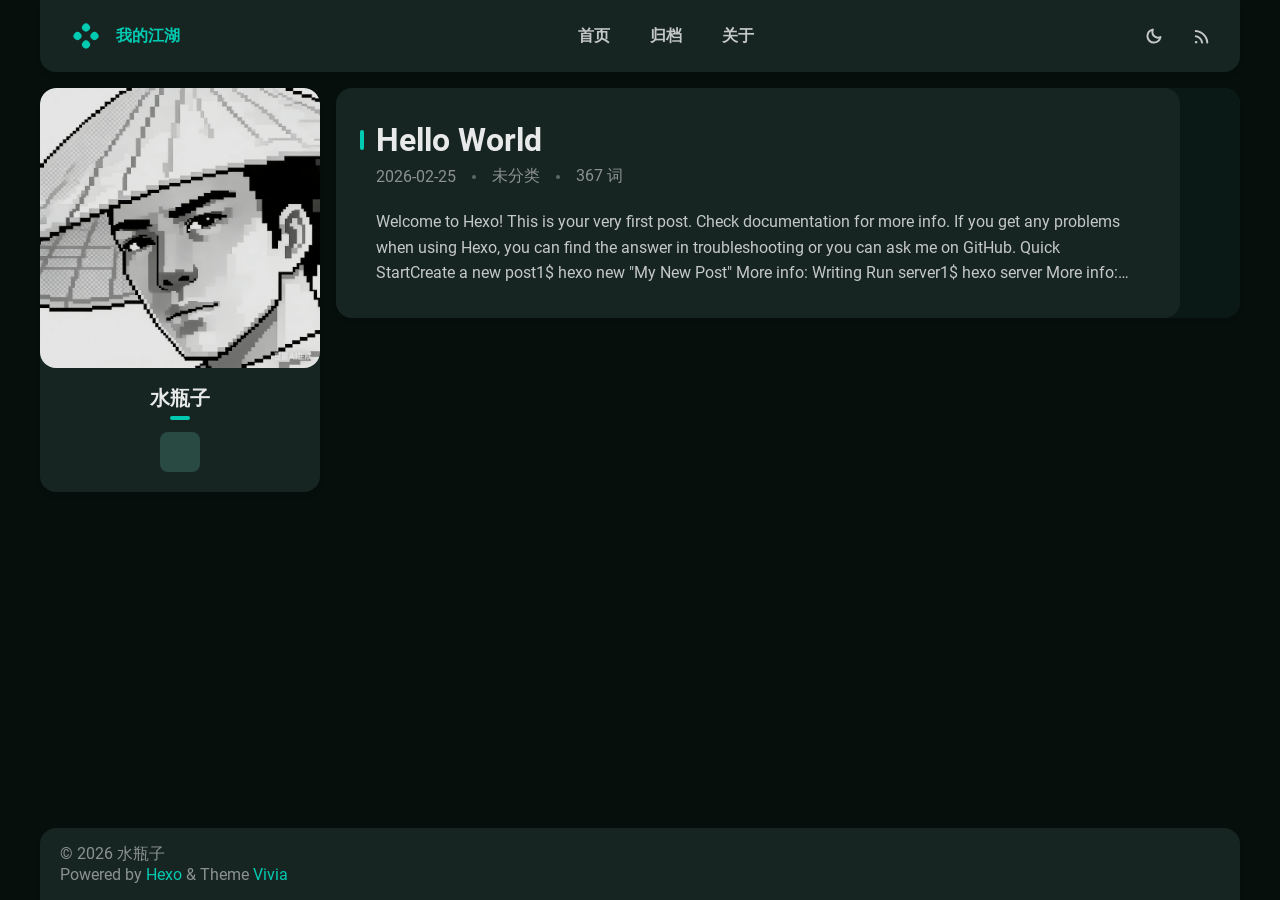
<file: index.html>
<!DOCTYPE html>


<html theme="dark" showBanner="true" hasBanner="false" > 
<link href="https://cdn.staticfile.org/font-awesome/6.4.2/css/fontawesome.min.css" rel="stylesheet">
<link href="https://cdn.staticfile.org/font-awesome/6.4.2/css/brands.min.css" rel="stylesheet">
<link href="https://cdn.staticfile.org/font-awesome/6.4.2/css/solid.min.css" rel="stylesheet">
<script src="/js/color.global.min.js" ></script>
<script src="/js/load-settings.js" ></script>
<head>
  <meta charset="utf-8">
  
  
  

  
  <title>我的江湖</title>
  <meta name="viewport" content="width=device-width, initial-scale=1, shrink-to-fit=no">

  <link rel="preload" href="/css/fonts/Roboto-Regular.ttf" as="font" type="font/ttf" crossorigin="anonymous">
  <link rel="preload" href="/css/fonts/Roboto-Bold.ttf" as="font" type="font/ttf" crossorigin="anonymous">

  <meta property="og:type" content="website">
<meta property="og:title" content="我的江湖">
<meta property="og:url" content="https://quetta-1030.github.io/index.html">
<meta property="og:site_name" content="我的江湖">
<meta property="og:locale" content="zh_CN">
<meta property="article:author" content="水瓶子">
<meta name="twitter:card" content="summary">
  
    <link rel="alternate" href="/atom.xml" title="我的江湖" type="application/atom+xml">
  
  
    <link rel="icon" media="(prefers-color-scheme: light)" href="/images/favicon-light-32.png" sizes="32x32">
    <link rel="icon" media="(prefers-color-scheme: light)" href="/images/favicon-light-128.png" sizes="128x128">
    <link rel="icon" media="(prefers-color-scheme: light)" href="/images/favicon-light-180.png" sizes="180x180">
    <link rel="icon" media="(prefers-color-scheme: light)" href="/images/favicon-light-192.png" sizes="192x192">
    <link rel="icon" media="(prefers-color-scheme: dark)" href="/images/favicon-dark-32.png" sizes="32x32">
    <link rel="icon" media="(prefers-color-scheme: dark)" href="/images/favicon-dark-128.png" sizes="128x128">
    <link rel="icon" media="(prefers-color-scheme: dark)" href="/images/favicon-dark-180.png" sizes="180x180">
    <link rel="icon" media="(prefers-color-scheme: dark)" href="/images/favicon-dark-192.png" sizes="192x192">
  
  
<link rel="stylesheet" href="/css/style.css">

<meta name="generator" content="Hexo 8.1.1"></head>

<body>
  
   
  <div id="main-grid" class="  ">
    <div id="nav" class=" is_home "  >
      <navbar id="navbar">
  <nav id="title-nav">
    <a href="/">
      <div id="vivia-logo">
        <div class="dot"></div>
        <div class="dot"></div>
        <div class="dot"></div>
        <div class="dot"></div>
      </div>
      <div>我的江湖 </div>
    </a>
  </nav>
  <nav id="main-nav">
    
      <a class="main-nav-link" href="/">首页</a>
    
      <a class="main-nav-link" href="/archives">归档</a>
    
      <a class="main-nav-link" href="/about">关于</a>
    
  </nav>
  <nav id="sub-nav">
    <a id="theme-btn" class="nav-icon">
      <span class="light-mode-icon"><svg xmlns="http://www.w3.org/2000/svg" height="20" viewBox="0 -960 960 960" width="20"><path d="M438.5-829.913v-48q0-17.452 11.963-29.476 11.964-12.024 29.326-12.024 17.363 0 29.537 12.024t12.174 29.476v48q0 17.452-11.963 29.476-11.964 12.024-29.326 12.024-17.363 0-29.537-12.024T438.5-829.913Zm0 747.826v-48q0-17.452 11.963-29.476 11.964-12.024 29.326-12.024 17.363 0 29.537 12.024t12.174 29.476v48q0 17.452-11.963 29.476-11.964 12.024-29.326 12.024-17.363 0-29.537-12.024T438.5-82.087ZM877.913-438.5h-48q-17.452 0-29.476-11.963-12.024-11.964-12.024-29.326 0-17.363 12.024-29.537t29.476-12.174h48q17.452 0 29.476 11.963 12.024 11.964 12.024 29.326 0 17.363-12.024 29.537T877.913-438.5Zm-747.826 0h-48q-17.452 0-29.476-11.963-12.024-11.964-12.024-29.326 0-17.363 12.024-29.537T82.087-521.5h48q17.452 0 29.476 11.963 12.024 11.964 12.024 29.326 0 17.363-12.024 29.537T130.087-438.5Zm660.174-290.87-34.239 32q-12.913 12.674-29.565 12.174-16.653-.5-29.327-13.174-12.674-12.673-12.554-28.826.12-16.152 12.794-28.826l33-35q12.913-12.674 30.454-12.674t30.163 12.847q12.709 12.846 12.328 30.826-.38 17.98-13.054 30.653ZM262.63-203.978l-32 34q-12.913 12.674-30.454 12.674t-30.163-12.847q-12.709-12.846-12.328-30.826.38-17.98 13.054-30.653l33.239-31q12.913-12.674 29.565-12.174 16.653.5 29.327 13.174 12.674 12.673 12.554 28.826-.12 16.152-12.794 28.826Zm466.74 33.239-32-33.239q-12.674-12.913-12.174-29.565.5-16.653 13.174-29.327 12.673-12.674 28.826-13.054 16.152-.38 28.826 12.294l35 33q12.674 12.913 12.674 30.454t-12.847 30.163q-12.846 12.709-30.826 12.328-17.98-.38-30.653-13.054ZM203.978-697.37l-34-33q-12.674-12.913-13.174-29.945-.5-17.033 12.174-29.707t31.326-13.293q18.653-.62 31.326 13.054l32 34.239q11.674 12.913 11.174 29.565-.5 16.653-13.174 29.327-12.673 12.674-28.826 12.554-16.152-.12-28.826-12.794ZM480-240q-100 0-170-70t-70-170q0-100 70-170t170-70q100 0 170 70t70 170q0 100-70 170t-170 70Zm-.247-82q65.703 0 111.475-46.272Q637-414.544 637-480.247t-45.525-111.228Q545.95-637 480.247-637t-111.475 45.525Q323-545.95 323-480.247t45.525 111.975Q414.05-322 479.753-322ZM481-481Z"/></svg></span>
      <span class="dark-mode-icon"><svg xmlns="http://www.w3.org/2000/svg" height="20" viewBox="0 -960 960 960" width="20"><path d="M480.239-116.413q-152.63 0-258.228-105.478Q116.413-327.37 116.413-480q0-130.935 77.739-227.435t206.304-125.043q43.022-9.631 63.87 10.869t3.478 62.805q-8.891 22.043-14.315 44.463-5.424 22.42-5.424 46.689 0 91.694 64.326 155.879 64.325 64.186 156.218 64.186 24.369 0 46.978-4.946 22.609-4.945 44.413-14.076 42.826-17.369 62.967 1.142 20.142 18.511 10.511 61.054Q807.174-280 712.63-198.206q-94.543 81.793-232.391 81.793Zm0-95q79.783 0 143.337-40.217 63.554-40.218 95.793-108.283-15.608 4.044-31.097 5.326-15.49 1.283-31.859.805-123.706-4.066-210.777-90.539-87.071-86.473-91.614-212.092-.24-16.369.923-31.978 1.164-15.609 5.446-30.978-67.826 32.478-108.282 96.152Q211.652-559.543 211.652-480q0 111.929 78.329 190.258 78.329 78.329 190.258 78.329ZM466.13-465.891Z"/></svg></span>
    </a>
    
      <a id="nav-rss-link" class="nav-icon mobile-hide" href="/atom.xml" title="RSS 订阅">
        <svg xmlns="http://www.w3.org/2000/svg" height="20" viewBox="0 -960 960 960" width="20"><path d="M198-120q-25.846 0-44.23-18.384-18.384-18.385-18.384-44.23 0-25.846 18.384-44.23 18.384-18.385 44.23-18.385 25.846 0 44.23 18.385 18.384 18.384 18.384 44.23 0 25.845-18.384 44.23Q223.846-120 198-120Zm538.385 0q-18.846 0-32.923-13.769-14.076-13.769-15.922-33.23-8.692-100.616-51.077-188.654-42.385-88.039-109.885-155.539-67.5-67.501-155.539-109.885Q283-663.462 182.385-672.154q-19.461-1.846-33.23-16.23-13.769-14.385-13.769-33.846t14.076-32.922q14.077-13.461 32.923-12.23 120.076 8.692 226.038 58.768 105.961 50.077 185.73 129.846 79.769 79.769 129.846 185.731 50.077 105.961 58.769 226.038 1.231 18.846-12.538 32.922Q756.461-120 736.385-120Zm-252 0q-18.231 0-32.423-13.461t-18.653-33.538Q418.155-264.23 348.886-333.5q-69.27-69.27-166.501-84.423-20.077-4.462-33.538-18.961-13.461-14.5-13.461-33.346 0-19.076 13.884-33.23 13.884-14.153 33.115-10.922 136.769 15.384 234.384 112.999 97.615 97.615 112.999 234.384 3.231 19.23-10.538 33.115Q505.461-120 484.385-120Z"/></svg>
      </a>
    
    <div id="nav-menu-btn" class="nav-icon">
      <svg xmlns="http://www.w3.org/2000/svg" height="20" viewBox="0 -960 960 960" width="20"><path d="M177.37-252.282q-17.453 0-29.477-11.964-12.024-11.963-12.024-29.326t12.024-29.537q12.024-12.174 29.477-12.174h605.26q17.453 0 29.477 11.964 12.024 11.963 12.024 29.326t-12.024 29.537q-12.024 12.174-29.477 12.174H177.37Zm0-186.218q-17.453 0-29.477-11.963-12.024-11.964-12.024-29.326 0-17.363 12.024-29.537T177.37-521.5h605.26q17.453 0 29.477 11.963 12.024 11.964 12.024 29.326 0 17.363-12.024 29.537T782.63-438.5H177.37Zm0-186.217q-17.453 0-29.477-11.964-12.024-11.963-12.024-29.326t12.024-29.537q12.024-12.174 29.477-12.174h605.26q17.453 0 29.477 11.964 12.024 11.963 12.024 29.326t-12.024 29.537q-12.024 12.174-29.477 12.174H177.37Z"/></svg>
    </div>
  </nav>
</navbar>
<div id="nav-dropdown" class="hidden">
  <div id="dropdown-link-list">
    
      <a class="nav-dropdown-link" href="/">首页</a>
    
      <a class="nav-dropdown-link" href="/archives">归档</a>
    
      <a class="nav-dropdown-link" href="/about">关于</a>
    
    
      <a class="nav-dropdown-link" href="/atom.xml" title="RSS 订阅">RSS</a>
     
    </div>
</div>
<script>
  let dropdownBtn = document.getElementById("nav-menu-btn");
  let dropdownEle = document.getElementById("nav-dropdown");
  dropdownBtn.onclick = function() {
    dropdownEle.classList.toggle("hidden");
  }
</script>
    </div>
    <div id="sidebar-wrapper">
      <sidebar id="sidebar">
  
    <div class="widget-wrap">
  <div class="info-card">
    <div class="avatar">
      
        <image src=/avatar.png></image>
      
      <div class="img-dim"></div>
    </div>
    <div class="info">
      <div class="username">水瓶子 </div>
      <div class="dot"></div>
      <div class="subtitle"> </div>
      <div class="link-list">
        
          <a class="link-btn" target="_blank" rel="noopener" href="https://github.com/quetta-1030" title="GitHub"><i class="fa-brands fa-github"></i></a>
         
      </div>  
    </div>
  </div>
</div>

  
  <div class="sticky">
    
      



    
      

    
  </div>
</sidebar>
    </div>
    <div id="content-body">
      
   


<article id="post-hello-world" class="h-entry article article-type-post" itemprop="blogPost" itemscope itemtype="https://schema.org/BlogPosting">
   
  <div class="article-inner">
    <div class="article-main">
      <header class="article-header">
        
<div class="main-title-bar">
  <div class="main-title-dot"></div>
  
    
      <h1 itemprop="name">
        <a class="p-name article-title" href="/2026/02/25/hello-world/">Hello World</a>
      </h1>
    
  
</div>

        <div class='meta-info-bar'>
          <div class="meta-info">
  <time class="dt-published" datetime="2026-02-25T13:53:18.465Z" itemprop="datePublished">2026-02-25</time>
</div>
          <div class="need-seperator meta-info">
            <div class="meta-cate-flex">
  
    未分类 
   
</div>
  
          </div>
          <div class="wordcount need-seperator meta-info">
            367 词 
          </div>
        </div>
        
      </header>
      <div class="e-content article-entry" itemprop="articleBody">
        
          <div class="truncate-text">
            
              Welcome to Hexo! This is your very first post. Check documentation for more info. If you get any problems when using Hexo, you can find the answer in troubleshooting or you can ask me on GitHub.
Quick StartCreate a new post1$ hexo new &quot;My New Post&quot;

More info: Writing
Run server1$ hexo server

More info: Server
Generate static files1$ hexo generate

More info: Generating
Deploy to remote sites1$ hexo deploy

More info: Deployment

            
          </div>
        
      </div>

         
    </div>
    
     
    <a class="right-panel  non-pic  "
      
      href="/2026/02/25/hello-world/" 
    >
       
      <i class="fa-solid fa-angle-right non-pic"></i>
       
    </a>
     
  </div>
  
</article>








    </div>
    <div id="footer-wrapper">
      <footer id="footer">
  
  <div id="footer-info" class="inner">
    
    &copy; 2026 水瓶子<br>
    Powered by <a href="https://hexo.io/" target="_blank">Hexo</a> & Theme <a target="_blank" rel="noopener" href="https://github.com/saicaca/hexo-theme-vivia">Vivia</a>
  </div>
</footer>

    </div>
    <div class="back-to-top-wrapper">
    <button id="back-to-top-btn" class="back-to-top-btn hide" onclick="topFunction()">
        <i class="fa-solid fa-angle-up"></i>
    </button>
</div>

<script>
    function topFunction() {
        window.scroll({ top: 0, behavior: 'smooth' });
    }
    let btn = document.getElementById('back-to-top-btn');
    function scrollFunction() {
        if (document.body.scrollTop > 600 || document.documentElement.scrollTop > 600) {
            btn.classList.remove('hide')
        } else {
            btn.classList.add('hide')
        }
    }
    window.onscroll = function() {
        scrollFunction();
    }
</script>

  </div>
  <script src="/js/light-dark-switch.js"></script>
</body>
</html>
</file>
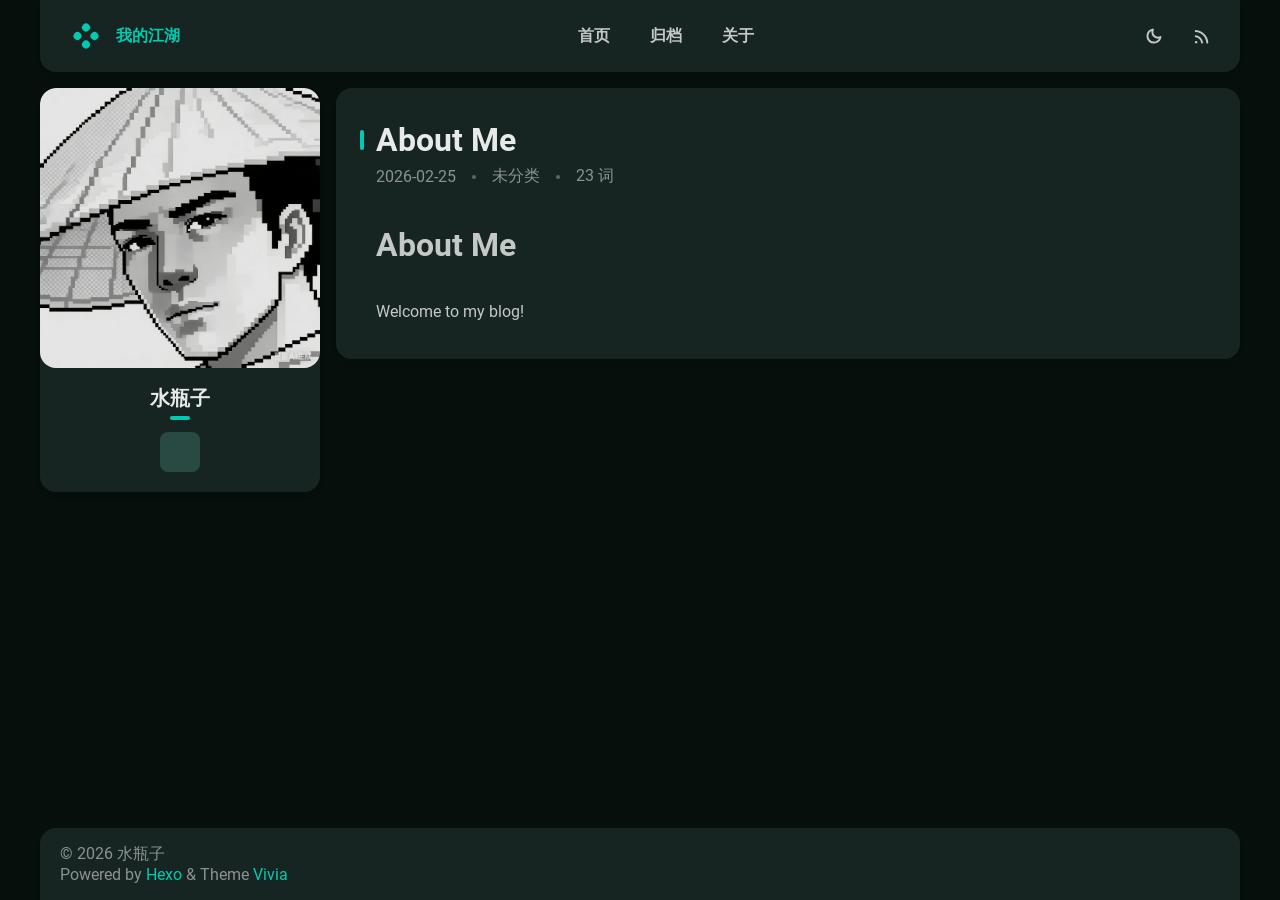
<file: about/index.html>
<!DOCTYPE html>


<html theme="dark" showBanner="true" hasBanner="false" > 
<link href="https://cdn.staticfile.org/font-awesome/6.4.2/css/fontawesome.min.css" rel="stylesheet">
<link href="https://cdn.staticfile.org/font-awesome/6.4.2/css/brands.min.css" rel="stylesheet">
<link href="https://cdn.staticfile.org/font-awesome/6.4.2/css/solid.min.css" rel="stylesheet">
<script src="/js/color.global.min.js" ></script>
<script src="/js/load-settings.js" ></script>
<head>
  <meta charset="utf-8">
  
  
  

  
  <title>About Me | 我的江湖</title>
  <meta name="viewport" content="width=device-width, initial-scale=1, shrink-to-fit=no">

  <link rel="preload" href="/css/fonts/Roboto-Regular.ttf" as="font" type="font/ttf" crossorigin="anonymous">
  <link rel="preload" href="/css/fonts/Roboto-Bold.ttf" as="font" type="font/ttf" crossorigin="anonymous">

  <meta name="description" content="About MeWelcome to my blog!">
<meta property="og:type" content="website">
<meta property="og:title" content="About Me">
<meta property="og:url" content="https://quetta-1030.github.io/about/index.html">
<meta property="og:site_name" content="我的江湖">
<meta property="og:description" content="About MeWelcome to my blog!">
<meta property="og:locale" content="zh_CN">
<meta property="article:published_time" content="2026-02-25T14:00:55.000Z">
<meta property="article:modified_time" content="2026-02-25T14:01:07.099Z">
<meta property="article:author" content="水瓶子">
<meta name="twitter:card" content="summary">
  
    <link rel="alternate" href="/atom.xml" title="我的江湖" type="application/atom+xml">
  
  
    <link rel="icon" media="(prefers-color-scheme: light)" href="/images/favicon-light-32.png" sizes="32x32">
    <link rel="icon" media="(prefers-color-scheme: light)" href="/images/favicon-light-128.png" sizes="128x128">
    <link rel="icon" media="(prefers-color-scheme: light)" href="/images/favicon-light-180.png" sizes="180x180">
    <link rel="icon" media="(prefers-color-scheme: light)" href="/images/favicon-light-192.png" sizes="192x192">
    <link rel="icon" media="(prefers-color-scheme: dark)" href="/images/favicon-dark-32.png" sizes="32x32">
    <link rel="icon" media="(prefers-color-scheme: dark)" href="/images/favicon-dark-128.png" sizes="128x128">
    <link rel="icon" media="(prefers-color-scheme: dark)" href="/images/favicon-dark-180.png" sizes="180x180">
    <link rel="icon" media="(prefers-color-scheme: dark)" href="/images/favicon-dark-192.png" sizes="192x192">
  
  
<link rel="stylesheet" href="/css/style.css">

<meta name="generator" content="Hexo 8.1.1"></head>

<body>
  
   
  <div id="main-grid" class="  ">
    <div id="nav" class=""  >
      <navbar id="navbar">
  <nav id="title-nav">
    <a href="/">
      <div id="vivia-logo">
        <div class="dot"></div>
        <div class="dot"></div>
        <div class="dot"></div>
        <div class="dot"></div>
      </div>
      <div>我的江湖 </div>
    </a>
  </nav>
  <nav id="main-nav">
    
      <a class="main-nav-link" href="/">首页</a>
    
      <a class="main-nav-link" href="/archives">归档</a>
    
      <a class="main-nav-link" href="/about">关于</a>
    
  </nav>
  <nav id="sub-nav">
    <a id="theme-btn" class="nav-icon">
      <span class="light-mode-icon"><svg xmlns="http://www.w3.org/2000/svg" height="20" viewBox="0 -960 960 960" width="20"><path d="M438.5-829.913v-48q0-17.452 11.963-29.476 11.964-12.024 29.326-12.024 17.363 0 29.537 12.024t12.174 29.476v48q0 17.452-11.963 29.476-11.964 12.024-29.326 12.024-17.363 0-29.537-12.024T438.5-829.913Zm0 747.826v-48q0-17.452 11.963-29.476 11.964-12.024 29.326-12.024 17.363 0 29.537 12.024t12.174 29.476v48q0 17.452-11.963 29.476-11.964 12.024-29.326 12.024-17.363 0-29.537-12.024T438.5-82.087ZM877.913-438.5h-48q-17.452 0-29.476-11.963-12.024-11.964-12.024-29.326 0-17.363 12.024-29.537t29.476-12.174h48q17.452 0 29.476 11.963 12.024 11.964 12.024 29.326 0 17.363-12.024 29.537T877.913-438.5Zm-747.826 0h-48q-17.452 0-29.476-11.963-12.024-11.964-12.024-29.326 0-17.363 12.024-29.537T82.087-521.5h48q17.452 0 29.476 11.963 12.024 11.964 12.024 29.326 0 17.363-12.024 29.537T130.087-438.5Zm660.174-290.87-34.239 32q-12.913 12.674-29.565 12.174-16.653-.5-29.327-13.174-12.674-12.673-12.554-28.826.12-16.152 12.794-28.826l33-35q12.913-12.674 30.454-12.674t30.163 12.847q12.709 12.846 12.328 30.826-.38 17.98-13.054 30.653ZM262.63-203.978l-32 34q-12.913 12.674-30.454 12.674t-30.163-12.847q-12.709-12.846-12.328-30.826.38-17.98 13.054-30.653l33.239-31q12.913-12.674 29.565-12.174 16.653.5 29.327 13.174 12.674 12.673 12.554 28.826-.12 16.152-12.794 28.826Zm466.74 33.239-32-33.239q-12.674-12.913-12.174-29.565.5-16.653 13.174-29.327 12.673-12.674 28.826-13.054 16.152-.38 28.826 12.294l35 33q12.674 12.913 12.674 30.454t-12.847 30.163q-12.846 12.709-30.826 12.328-17.98-.38-30.653-13.054ZM203.978-697.37l-34-33q-12.674-12.913-13.174-29.945-.5-17.033 12.174-29.707t31.326-13.293q18.653-.62 31.326 13.054l32 34.239q11.674 12.913 11.174 29.565-.5 16.653-13.174 29.327-12.673 12.674-28.826 12.554-16.152-.12-28.826-12.794ZM480-240q-100 0-170-70t-70-170q0-100 70-170t170-70q100 0 170 70t70 170q0 100-70 170t-170 70Zm-.247-82q65.703 0 111.475-46.272Q637-414.544 637-480.247t-45.525-111.228Q545.95-637 480.247-637t-111.475 45.525Q323-545.95 323-480.247t45.525 111.975Q414.05-322 479.753-322ZM481-481Z"/></svg></span>
      <span class="dark-mode-icon"><svg xmlns="http://www.w3.org/2000/svg" height="20" viewBox="0 -960 960 960" width="20"><path d="M480.239-116.413q-152.63 0-258.228-105.478Q116.413-327.37 116.413-480q0-130.935 77.739-227.435t206.304-125.043q43.022-9.631 63.87 10.869t3.478 62.805q-8.891 22.043-14.315 44.463-5.424 22.42-5.424 46.689 0 91.694 64.326 155.879 64.325 64.186 156.218 64.186 24.369 0 46.978-4.946 22.609-4.945 44.413-14.076 42.826-17.369 62.967 1.142 20.142 18.511 10.511 61.054Q807.174-280 712.63-198.206q-94.543 81.793-232.391 81.793Zm0-95q79.783 0 143.337-40.217 63.554-40.218 95.793-108.283-15.608 4.044-31.097 5.326-15.49 1.283-31.859.805-123.706-4.066-210.777-90.539-87.071-86.473-91.614-212.092-.24-16.369.923-31.978 1.164-15.609 5.446-30.978-67.826 32.478-108.282 96.152Q211.652-559.543 211.652-480q0 111.929 78.329 190.258 78.329 78.329 190.258 78.329ZM466.13-465.891Z"/></svg></span>
    </a>
    
      <a id="nav-rss-link" class="nav-icon mobile-hide" href="/atom.xml" title="RSS 订阅">
        <svg xmlns="http://www.w3.org/2000/svg" height="20" viewBox="0 -960 960 960" width="20"><path d="M198-120q-25.846 0-44.23-18.384-18.384-18.385-18.384-44.23 0-25.846 18.384-44.23 18.384-18.385 44.23-18.385 25.846 0 44.23 18.385 18.384 18.384 18.384 44.23 0 25.845-18.384 44.23Q223.846-120 198-120Zm538.385 0q-18.846 0-32.923-13.769-14.076-13.769-15.922-33.23-8.692-100.616-51.077-188.654-42.385-88.039-109.885-155.539-67.5-67.501-155.539-109.885Q283-663.462 182.385-672.154q-19.461-1.846-33.23-16.23-13.769-14.385-13.769-33.846t14.076-32.922q14.077-13.461 32.923-12.23 120.076 8.692 226.038 58.768 105.961 50.077 185.73 129.846 79.769 79.769 129.846 185.731 50.077 105.961 58.769 226.038 1.231 18.846-12.538 32.922Q756.461-120 736.385-120Zm-252 0q-18.231 0-32.423-13.461t-18.653-33.538Q418.155-264.23 348.886-333.5q-69.27-69.27-166.501-84.423-20.077-4.462-33.538-18.961-13.461-14.5-13.461-33.346 0-19.076 13.884-33.23 13.884-14.153 33.115-10.922 136.769 15.384 234.384 112.999 97.615 97.615 112.999 234.384 3.231 19.23-10.538 33.115Q505.461-120 484.385-120Z"/></svg>
      </a>
    
    <div id="nav-menu-btn" class="nav-icon">
      <svg xmlns="http://www.w3.org/2000/svg" height="20" viewBox="0 -960 960 960" width="20"><path d="M177.37-252.282q-17.453 0-29.477-11.964-12.024-11.963-12.024-29.326t12.024-29.537q12.024-12.174 29.477-12.174h605.26q17.453 0 29.477 11.964 12.024 11.963 12.024 29.326t-12.024 29.537q-12.024 12.174-29.477 12.174H177.37Zm0-186.218q-17.453 0-29.477-11.963-12.024-11.964-12.024-29.326 0-17.363 12.024-29.537T177.37-521.5h605.26q17.453 0 29.477 11.963 12.024 11.964 12.024 29.326 0 17.363-12.024 29.537T782.63-438.5H177.37Zm0-186.217q-17.453 0-29.477-11.964-12.024-11.963-12.024-29.326t12.024-29.537q12.024-12.174 29.477-12.174h605.26q17.453 0 29.477 11.964 12.024 11.963 12.024 29.326t-12.024 29.537q-12.024 12.174-29.477 12.174H177.37Z"/></svg>
    </div>
  </nav>
</navbar>
<div id="nav-dropdown" class="hidden">
  <div id="dropdown-link-list">
    
      <a class="nav-dropdown-link" href="/">首页</a>
    
      <a class="nav-dropdown-link" href="/archives">归档</a>
    
      <a class="nav-dropdown-link" href="/about">关于</a>
    
    
      <a class="nav-dropdown-link" href="/atom.xml" title="RSS 订阅">RSS</a>
     
    </div>
</div>
<script>
  let dropdownBtn = document.getElementById("nav-menu-btn");
  let dropdownEle = document.getElementById("nav-dropdown");
  dropdownBtn.onclick = function() {
    dropdownEle.classList.toggle("hidden");
  }
</script>
    </div>
    <div id="sidebar-wrapper">
      <sidebar id="sidebar">
  
    <div class="widget-wrap">
  <div class="info-card">
    <div class="avatar">
      
        <image src=/avatar.png></image>
      
      <div class="img-dim"></div>
    </div>
    <div class="info">
      <div class="username">水瓶子 </div>
      <div class="dot"></div>
      <div class="subtitle"> </div>
      <div class="link-list">
        
          <a class="link-btn" target="_blank" rel="noopener" href="https://github.com/quetta-1030" title="GitHub"><i class="fa-brands fa-github"></i></a>
         
      </div>  
    </div>
  </div>
</div>

  
  <div class="sticky">
    
      



    
      

    
  </div>
</sidebar>
    </div>
    <div id="content-body">
       


<article id="page-" class="h-entry article article-type-page" itemprop="blogPost" itemscope itemtype="https://schema.org/BlogPosting">
   
  <div class="article-inner">
    <div class="article-main">
      <header class="article-header">
        
<div class="main-title-bar">
  <div class="main-title-dot"></div>
  
    
      <h1 class="p-name article-title" itemprop="headline name">
        About Me
      </h1>
    
  
</div>

        <div class='meta-info-bar'>
          <div class="meta-info">
  <time class="dt-published" datetime="2026-02-25T14:00:55.000Z" itemprop="datePublished">2026-02-25</time>
</div>
          <div class="need-seperator meta-info">
            <div class="meta-cate-flex">
  
    未分类 
   
</div>
  
          </div>
          <div class="wordcount need-seperator meta-info">
            23 词 
          </div>
        </div>
        
      </header>
      <div class="e-content article-entry" itemprop="articleBody">
        
          <h1 id="About-Me"><a href="#About-Me" class="headerlink" title="About Me"></a>About Me</h1><p>Welcome to my blog!</p>

        
      </div>

         
    </div>
    
     
  </div>
  
    

  
</article>





    </div>
    <div id="footer-wrapper">
      <footer id="footer">
  
  <div id="footer-info" class="inner">
    
    &copy; 2026 水瓶子<br>
    Powered by <a href="https://hexo.io/" target="_blank">Hexo</a> & Theme <a target="_blank" rel="noopener" href="https://github.com/saicaca/hexo-theme-vivia">Vivia</a>
  </div>
</footer>

    </div>
    <div class="back-to-top-wrapper">
    <button id="back-to-top-btn" class="back-to-top-btn hide" onclick="topFunction()">
        <i class="fa-solid fa-angle-up"></i>
    </button>
</div>

<script>
    function topFunction() {
        window.scroll({ top: 0, behavior: 'smooth' });
    }
    let btn = document.getElementById('back-to-top-btn');
    function scrollFunction() {
        if (document.body.scrollTop > 600 || document.documentElement.scrollTop > 600) {
            btn.classList.remove('hide')
        } else {
            btn.classList.add('hide')
        }
    }
    window.onscroll = function() {
        scrollFunction();
    }
</script>

  </div>
  <script src="/js/light-dark-switch.js"></script>
</body>
</html>
</file>
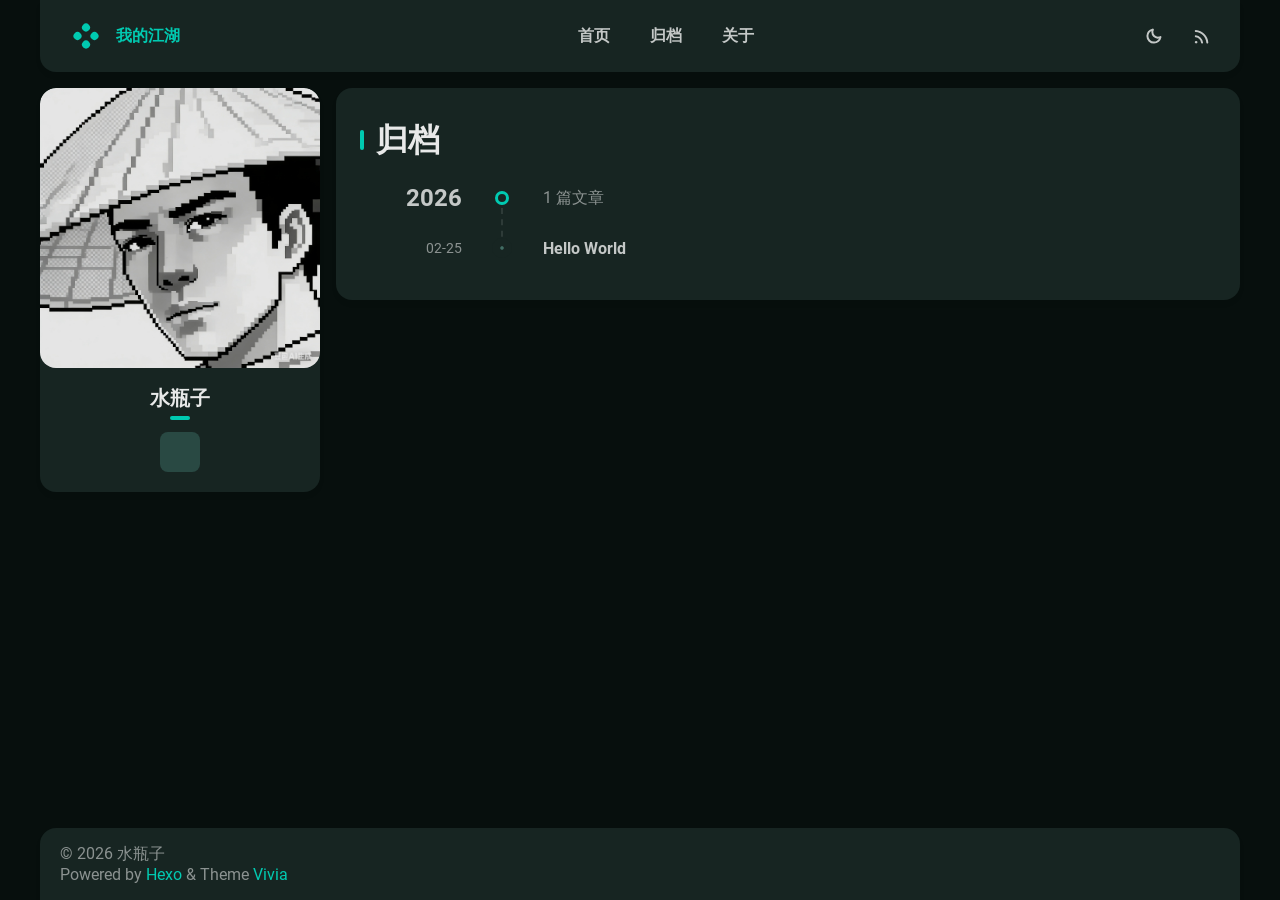
<file: archives/index.html>
<!DOCTYPE html>


<html theme="dark" showBanner="true" hasBanner="false" > 
<link href="https://cdn.staticfile.org/font-awesome/6.4.2/css/fontawesome.min.css" rel="stylesheet">
<link href="https://cdn.staticfile.org/font-awesome/6.4.2/css/brands.min.css" rel="stylesheet">
<link href="https://cdn.staticfile.org/font-awesome/6.4.2/css/solid.min.css" rel="stylesheet">
<script src="/js/color.global.min.js" ></script>
<script src="/js/load-settings.js" ></script>
<head>
  <meta charset="utf-8">
  
  
  

  
  <title>归档 | 我的江湖</title>
  <meta name="viewport" content="width=device-width, initial-scale=1, shrink-to-fit=no">

  <link rel="preload" href="/css/fonts/Roboto-Regular.ttf" as="font" type="font/ttf" crossorigin="anonymous">
  <link rel="preload" href="/css/fonts/Roboto-Bold.ttf" as="font" type="font/ttf" crossorigin="anonymous">

  <meta property="og:type" content="website">
<meta property="og:title" content="我的江湖">
<meta property="og:url" content="https://quetta-1030.github.io/archives/index.html">
<meta property="og:site_name" content="我的江湖">
<meta property="og:locale" content="zh_CN">
<meta property="article:author" content="水瓶子">
<meta name="twitter:card" content="summary">
  
    <link rel="alternate" href="/atom.xml" title="我的江湖" type="application/atom+xml">
  
  
    <link rel="icon" media="(prefers-color-scheme: light)" href="/images/favicon-light-32.png" sizes="32x32">
    <link rel="icon" media="(prefers-color-scheme: light)" href="/images/favicon-light-128.png" sizes="128x128">
    <link rel="icon" media="(prefers-color-scheme: light)" href="/images/favicon-light-180.png" sizes="180x180">
    <link rel="icon" media="(prefers-color-scheme: light)" href="/images/favicon-light-192.png" sizes="192x192">
    <link rel="icon" media="(prefers-color-scheme: dark)" href="/images/favicon-dark-32.png" sizes="32x32">
    <link rel="icon" media="(prefers-color-scheme: dark)" href="/images/favicon-dark-128.png" sizes="128x128">
    <link rel="icon" media="(prefers-color-scheme: dark)" href="/images/favicon-dark-180.png" sizes="180x180">
    <link rel="icon" media="(prefers-color-scheme: dark)" href="/images/favicon-dark-192.png" sizes="192x192">
  
  
<link rel="stylesheet" href="/css/style.css">

<meta name="generator" content="Hexo 8.1.1"></head>

<body>
  
   
  <div id="main-grid" class="  ">
    <div id="nav" class=""  >
      <navbar id="navbar">
  <nav id="title-nav">
    <a href="/">
      <div id="vivia-logo">
        <div class="dot"></div>
        <div class="dot"></div>
        <div class="dot"></div>
        <div class="dot"></div>
      </div>
      <div>我的江湖 </div>
    </a>
  </nav>
  <nav id="main-nav">
    
      <a class="main-nav-link" href="/">首页</a>
    
      <a class="main-nav-link" href="/archives">归档</a>
    
      <a class="main-nav-link" href="/about">关于</a>
    
  </nav>
  <nav id="sub-nav">
    <a id="theme-btn" class="nav-icon">
      <span class="light-mode-icon"><svg xmlns="http://www.w3.org/2000/svg" height="20" viewBox="0 -960 960 960" width="20"><path d="M438.5-829.913v-48q0-17.452 11.963-29.476 11.964-12.024 29.326-12.024 17.363 0 29.537 12.024t12.174 29.476v48q0 17.452-11.963 29.476-11.964 12.024-29.326 12.024-17.363 0-29.537-12.024T438.5-829.913Zm0 747.826v-48q0-17.452 11.963-29.476 11.964-12.024 29.326-12.024 17.363 0 29.537 12.024t12.174 29.476v48q0 17.452-11.963 29.476-11.964 12.024-29.326 12.024-17.363 0-29.537-12.024T438.5-82.087ZM877.913-438.5h-48q-17.452 0-29.476-11.963-12.024-11.964-12.024-29.326 0-17.363 12.024-29.537t29.476-12.174h48q17.452 0 29.476 11.963 12.024 11.964 12.024 29.326 0 17.363-12.024 29.537T877.913-438.5Zm-747.826 0h-48q-17.452 0-29.476-11.963-12.024-11.964-12.024-29.326 0-17.363 12.024-29.537T82.087-521.5h48q17.452 0 29.476 11.963 12.024 11.964 12.024 29.326 0 17.363-12.024 29.537T130.087-438.5Zm660.174-290.87-34.239 32q-12.913 12.674-29.565 12.174-16.653-.5-29.327-13.174-12.674-12.673-12.554-28.826.12-16.152 12.794-28.826l33-35q12.913-12.674 30.454-12.674t30.163 12.847q12.709 12.846 12.328 30.826-.38 17.98-13.054 30.653ZM262.63-203.978l-32 34q-12.913 12.674-30.454 12.674t-30.163-12.847q-12.709-12.846-12.328-30.826.38-17.98 13.054-30.653l33.239-31q12.913-12.674 29.565-12.174 16.653.5 29.327 13.174 12.674 12.673 12.554 28.826-.12 16.152-12.794 28.826Zm466.74 33.239-32-33.239q-12.674-12.913-12.174-29.565.5-16.653 13.174-29.327 12.673-12.674 28.826-13.054 16.152-.38 28.826 12.294l35 33q12.674 12.913 12.674 30.454t-12.847 30.163q-12.846 12.709-30.826 12.328-17.98-.38-30.653-13.054ZM203.978-697.37l-34-33q-12.674-12.913-13.174-29.945-.5-17.033 12.174-29.707t31.326-13.293q18.653-.62 31.326 13.054l32 34.239q11.674 12.913 11.174 29.565-.5 16.653-13.174 29.327-12.673 12.674-28.826 12.554-16.152-.12-28.826-12.794ZM480-240q-100 0-170-70t-70-170q0-100 70-170t170-70q100 0 170 70t70 170q0 100-70 170t-170 70Zm-.247-82q65.703 0 111.475-46.272Q637-414.544 637-480.247t-45.525-111.228Q545.95-637 480.247-637t-111.475 45.525Q323-545.95 323-480.247t45.525 111.975Q414.05-322 479.753-322ZM481-481Z"/></svg></span>
      <span class="dark-mode-icon"><svg xmlns="http://www.w3.org/2000/svg" height="20" viewBox="0 -960 960 960" width="20"><path d="M480.239-116.413q-152.63 0-258.228-105.478Q116.413-327.37 116.413-480q0-130.935 77.739-227.435t206.304-125.043q43.022-9.631 63.87 10.869t3.478 62.805q-8.891 22.043-14.315 44.463-5.424 22.42-5.424 46.689 0 91.694 64.326 155.879 64.325 64.186 156.218 64.186 24.369 0 46.978-4.946 22.609-4.945 44.413-14.076 42.826-17.369 62.967 1.142 20.142 18.511 10.511 61.054Q807.174-280 712.63-198.206q-94.543 81.793-232.391 81.793Zm0-95q79.783 0 143.337-40.217 63.554-40.218 95.793-108.283-15.608 4.044-31.097 5.326-15.49 1.283-31.859.805-123.706-4.066-210.777-90.539-87.071-86.473-91.614-212.092-.24-16.369.923-31.978 1.164-15.609 5.446-30.978-67.826 32.478-108.282 96.152Q211.652-559.543 211.652-480q0 111.929 78.329 190.258 78.329 78.329 190.258 78.329ZM466.13-465.891Z"/></svg></span>
    </a>
    
      <a id="nav-rss-link" class="nav-icon mobile-hide" href="/atom.xml" title="RSS 订阅">
        <svg xmlns="http://www.w3.org/2000/svg" height="20" viewBox="0 -960 960 960" width="20"><path d="M198-120q-25.846 0-44.23-18.384-18.384-18.385-18.384-44.23 0-25.846 18.384-44.23 18.384-18.385 44.23-18.385 25.846 0 44.23 18.385 18.384 18.384 18.384 44.23 0 25.845-18.384 44.23Q223.846-120 198-120Zm538.385 0q-18.846 0-32.923-13.769-14.076-13.769-15.922-33.23-8.692-100.616-51.077-188.654-42.385-88.039-109.885-155.539-67.5-67.501-155.539-109.885Q283-663.462 182.385-672.154q-19.461-1.846-33.23-16.23-13.769-14.385-13.769-33.846t14.076-32.922q14.077-13.461 32.923-12.23 120.076 8.692 226.038 58.768 105.961 50.077 185.73 129.846 79.769 79.769 129.846 185.731 50.077 105.961 58.769 226.038 1.231 18.846-12.538 32.922Q756.461-120 736.385-120Zm-252 0q-18.231 0-32.423-13.461t-18.653-33.538Q418.155-264.23 348.886-333.5q-69.27-69.27-166.501-84.423-20.077-4.462-33.538-18.961-13.461-14.5-13.461-33.346 0-19.076 13.884-33.23 13.884-14.153 33.115-10.922 136.769 15.384 234.384 112.999 97.615 97.615 112.999 234.384 3.231 19.23-10.538 33.115Q505.461-120 484.385-120Z"/></svg>
      </a>
    
    <div id="nav-menu-btn" class="nav-icon">
      <svg xmlns="http://www.w3.org/2000/svg" height="20" viewBox="0 -960 960 960" width="20"><path d="M177.37-252.282q-17.453 0-29.477-11.964-12.024-11.963-12.024-29.326t12.024-29.537q12.024-12.174 29.477-12.174h605.26q17.453 0 29.477 11.964 12.024 11.963 12.024 29.326t-12.024 29.537q-12.024 12.174-29.477 12.174H177.37Zm0-186.218q-17.453 0-29.477-11.963-12.024-11.964-12.024-29.326 0-17.363 12.024-29.537T177.37-521.5h605.26q17.453 0 29.477 11.963 12.024 11.964 12.024 29.326 0 17.363-12.024 29.537T782.63-438.5H177.37Zm0-186.217q-17.453 0-29.477-11.964-12.024-11.963-12.024-29.326t12.024-29.537q12.024-12.174 29.477-12.174h605.26q17.453 0 29.477 11.964 12.024 11.963 12.024 29.326t-12.024 29.537q-12.024 12.174-29.477 12.174H177.37Z"/></svg>
    </div>
  </nav>
</navbar>
<div id="nav-dropdown" class="hidden">
  <div id="dropdown-link-list">
    
      <a class="nav-dropdown-link" href="/">首页</a>
    
      <a class="nav-dropdown-link" href="/archives">归档</a>
    
      <a class="nav-dropdown-link" href="/about">关于</a>
    
    
      <a class="nav-dropdown-link" href="/atom.xml" title="RSS 订阅">RSS</a>
     
    </div>
</div>
<script>
  let dropdownBtn = document.getElementById("nav-menu-btn");
  let dropdownEle = document.getElementById("nav-dropdown");
  dropdownBtn.onclick = function() {
    dropdownEle.classList.toggle("hidden");
  }
</script>
    </div>
    <div id="sidebar-wrapper">
      <sidebar id="sidebar">
  
    <div class="widget-wrap">
  <div class="info-card">
    <div class="avatar">
      
        <image src=/avatar.png></image>
      
      <div class="img-dim"></div>
    </div>
    <div class="info">
      <div class="username">水瓶子 </div>
      <div class="dot"></div>
      <div class="subtitle"> </div>
      <div class="link-list">
        
          <a class="link-btn" target="_blank" rel="noopener" href="https://github.com/quetta-1030" title="GitHub"><i class="fa-brands fa-github"></i></a>
         
      </div>  
    </div>
  </div>
</div>

  
  <div class="sticky">
    
      



    
      

    
  </div>
</sidebar>
    </div>
    <div id="content-body">
       

<div class="archive-main-card">
    <div class="archive-top">
      <div class="main-title-bar">
        <div class="main-title-dot"></div>
        <h1 class="article-title">归档</h1>
      </div>    
    </div>
    
    
      
      
        
        <div class="year-line">
            <div class="year-num">2026</div>
            <div class="dot-wrapper">
                <div class="dot"></div>
            </div>
            <div class="article-count">1 篇文章</div>
        </div>
      
      <a class="archive-article-link" href="/2026/02/25/hello-world/" title="Hello World">
        <div class="date">02-25</div>
        <div class="line">
            <div class="dot"></div>
        </div>
        <div class="title">
            <div class="title-inner">
                
                    Hello World
                
            </div>
        </div>
        <div class="tags">
            
        </div>
      </a>
    
  </div>
    </div>
    <div id="footer-wrapper">
      <footer id="footer">
  
  <div id="footer-info" class="inner">
    
    &copy; 2026 水瓶子<br>
    Powered by <a href="https://hexo.io/" target="_blank">Hexo</a> & Theme <a target="_blank" rel="noopener" href="https://github.com/saicaca/hexo-theme-vivia">Vivia</a>
  </div>
</footer>

    </div>
    <div class="back-to-top-wrapper">
    <button id="back-to-top-btn" class="back-to-top-btn hide" onclick="topFunction()">
        <i class="fa-solid fa-angle-up"></i>
    </button>
</div>

<script>
    function topFunction() {
        window.scroll({ top: 0, behavior: 'smooth' });
    }
    let btn = document.getElementById('back-to-top-btn');
    function scrollFunction() {
        if (document.body.scrollTop > 600 || document.documentElement.scrollTop > 600) {
            btn.classList.remove('hide')
        } else {
            btn.classList.add('hide')
        }
    }
    window.onscroll = function() {
        scrollFunction();
    }
</script>

  </div>
  <script src="/js/light-dark-switch.js"></script>
</body>
</html>
</file>
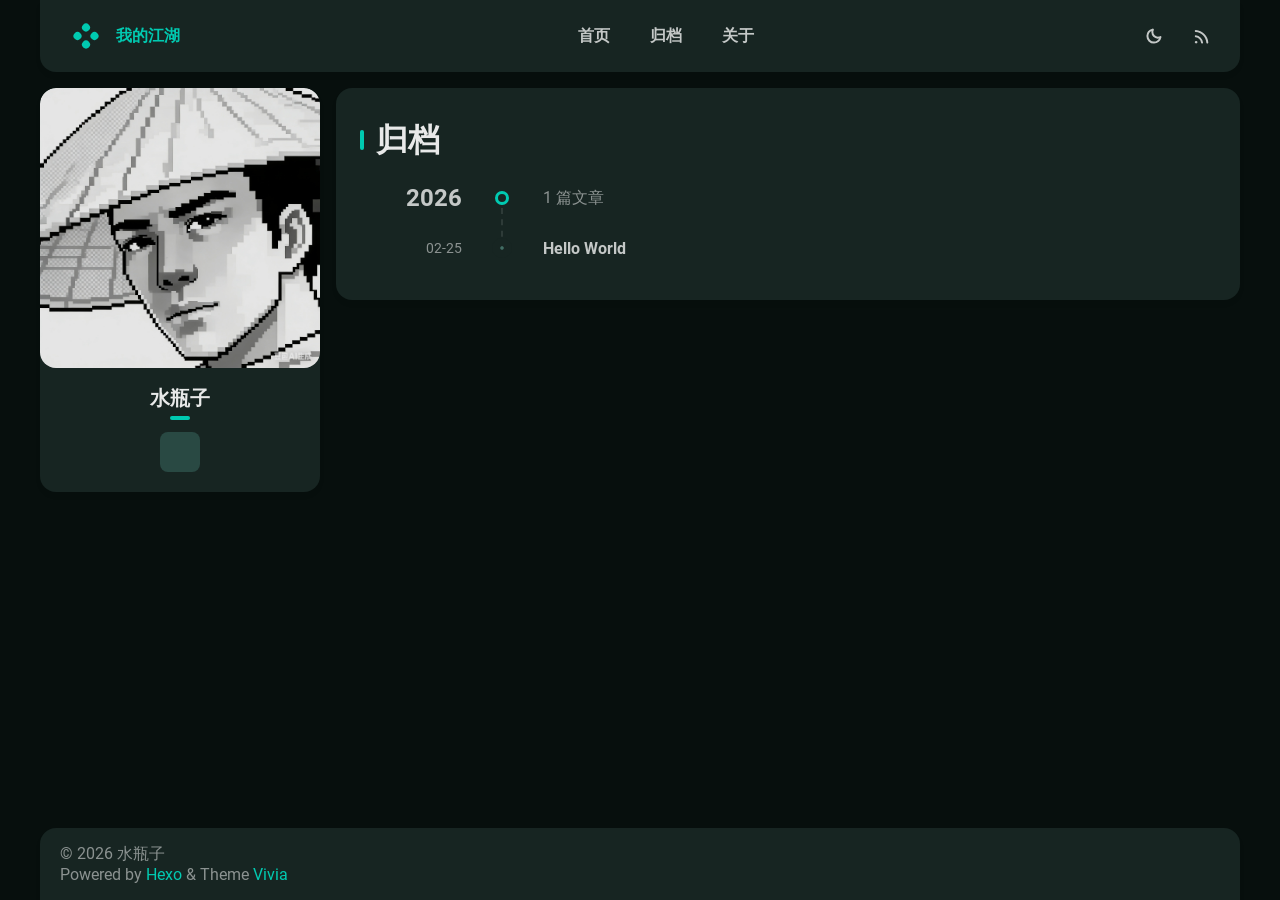
<file: archives/2026/index.html>
<!DOCTYPE html>


<html theme="dark" showBanner="true" hasBanner="false" > 
<link href="https://cdn.staticfile.org/font-awesome/6.4.2/css/fontawesome.min.css" rel="stylesheet">
<link href="https://cdn.staticfile.org/font-awesome/6.4.2/css/brands.min.css" rel="stylesheet">
<link href="https://cdn.staticfile.org/font-awesome/6.4.2/css/solid.min.css" rel="stylesheet">
<script src="/js/color.global.min.js" ></script>
<script src="/js/load-settings.js" ></script>
<head>
  <meta charset="utf-8">
  
  
  

  
  <title>归档: 2026 | 我的江湖</title>
  <meta name="viewport" content="width=device-width, initial-scale=1, shrink-to-fit=no">

  <link rel="preload" href="/css/fonts/Roboto-Regular.ttf" as="font" type="font/ttf" crossorigin="anonymous">
  <link rel="preload" href="/css/fonts/Roboto-Bold.ttf" as="font" type="font/ttf" crossorigin="anonymous">

  <meta property="og:type" content="website">
<meta property="og:title" content="我的江湖">
<meta property="og:url" content="https://quetta-1030.github.io/archives/2026/index.html">
<meta property="og:site_name" content="我的江湖">
<meta property="og:locale" content="zh_CN">
<meta property="article:author" content="水瓶子">
<meta name="twitter:card" content="summary">
  
    <link rel="alternate" href="/atom.xml" title="我的江湖" type="application/atom+xml">
  
  
    <link rel="icon" media="(prefers-color-scheme: light)" href="/images/favicon-light-32.png" sizes="32x32">
    <link rel="icon" media="(prefers-color-scheme: light)" href="/images/favicon-light-128.png" sizes="128x128">
    <link rel="icon" media="(prefers-color-scheme: light)" href="/images/favicon-light-180.png" sizes="180x180">
    <link rel="icon" media="(prefers-color-scheme: light)" href="/images/favicon-light-192.png" sizes="192x192">
    <link rel="icon" media="(prefers-color-scheme: dark)" href="/images/favicon-dark-32.png" sizes="32x32">
    <link rel="icon" media="(prefers-color-scheme: dark)" href="/images/favicon-dark-128.png" sizes="128x128">
    <link rel="icon" media="(prefers-color-scheme: dark)" href="/images/favicon-dark-180.png" sizes="180x180">
    <link rel="icon" media="(prefers-color-scheme: dark)" href="/images/favicon-dark-192.png" sizes="192x192">
  
  
<link rel="stylesheet" href="/css/style.css">

<meta name="generator" content="Hexo 8.1.1"></head>

<body>
  
   
  <div id="main-grid" class="  ">
    <div id="nav" class=""  >
      <navbar id="navbar">
  <nav id="title-nav">
    <a href="/">
      <div id="vivia-logo">
        <div class="dot"></div>
        <div class="dot"></div>
        <div class="dot"></div>
        <div class="dot"></div>
      </div>
      <div>我的江湖 </div>
    </a>
  </nav>
  <nav id="main-nav">
    
      <a class="main-nav-link" href="/">首页</a>
    
      <a class="main-nav-link" href="/archives">归档</a>
    
      <a class="main-nav-link" href="/about">关于</a>
    
  </nav>
  <nav id="sub-nav">
    <a id="theme-btn" class="nav-icon">
      <span class="light-mode-icon"><svg xmlns="http://www.w3.org/2000/svg" height="20" viewBox="0 -960 960 960" width="20"><path d="M438.5-829.913v-48q0-17.452 11.963-29.476 11.964-12.024 29.326-12.024 17.363 0 29.537 12.024t12.174 29.476v48q0 17.452-11.963 29.476-11.964 12.024-29.326 12.024-17.363 0-29.537-12.024T438.5-829.913Zm0 747.826v-48q0-17.452 11.963-29.476 11.964-12.024 29.326-12.024 17.363 0 29.537 12.024t12.174 29.476v48q0 17.452-11.963 29.476-11.964 12.024-29.326 12.024-17.363 0-29.537-12.024T438.5-82.087ZM877.913-438.5h-48q-17.452 0-29.476-11.963-12.024-11.964-12.024-29.326 0-17.363 12.024-29.537t29.476-12.174h48q17.452 0 29.476 11.963 12.024 11.964 12.024 29.326 0 17.363-12.024 29.537T877.913-438.5Zm-747.826 0h-48q-17.452 0-29.476-11.963-12.024-11.964-12.024-29.326 0-17.363 12.024-29.537T82.087-521.5h48q17.452 0 29.476 11.963 12.024 11.964 12.024 29.326 0 17.363-12.024 29.537T130.087-438.5Zm660.174-290.87-34.239 32q-12.913 12.674-29.565 12.174-16.653-.5-29.327-13.174-12.674-12.673-12.554-28.826.12-16.152 12.794-28.826l33-35q12.913-12.674 30.454-12.674t30.163 12.847q12.709 12.846 12.328 30.826-.38 17.98-13.054 30.653ZM262.63-203.978l-32 34q-12.913 12.674-30.454 12.674t-30.163-12.847q-12.709-12.846-12.328-30.826.38-17.98 13.054-30.653l33.239-31q12.913-12.674 29.565-12.174 16.653.5 29.327 13.174 12.674 12.673 12.554 28.826-.12 16.152-12.794 28.826Zm466.74 33.239-32-33.239q-12.674-12.913-12.174-29.565.5-16.653 13.174-29.327 12.673-12.674 28.826-13.054 16.152-.38 28.826 12.294l35 33q12.674 12.913 12.674 30.454t-12.847 30.163q-12.846 12.709-30.826 12.328-17.98-.38-30.653-13.054ZM203.978-697.37l-34-33q-12.674-12.913-13.174-29.945-.5-17.033 12.174-29.707t31.326-13.293q18.653-.62 31.326 13.054l32 34.239q11.674 12.913 11.174 29.565-.5 16.653-13.174 29.327-12.673 12.674-28.826 12.554-16.152-.12-28.826-12.794ZM480-240q-100 0-170-70t-70-170q0-100 70-170t170-70q100 0 170 70t70 170q0 100-70 170t-170 70Zm-.247-82q65.703 0 111.475-46.272Q637-414.544 637-480.247t-45.525-111.228Q545.95-637 480.247-637t-111.475 45.525Q323-545.95 323-480.247t45.525 111.975Q414.05-322 479.753-322ZM481-481Z"/></svg></span>
      <span class="dark-mode-icon"><svg xmlns="http://www.w3.org/2000/svg" height="20" viewBox="0 -960 960 960" width="20"><path d="M480.239-116.413q-152.63 0-258.228-105.478Q116.413-327.37 116.413-480q0-130.935 77.739-227.435t206.304-125.043q43.022-9.631 63.87 10.869t3.478 62.805q-8.891 22.043-14.315 44.463-5.424 22.42-5.424 46.689 0 91.694 64.326 155.879 64.325 64.186 156.218 64.186 24.369 0 46.978-4.946 22.609-4.945 44.413-14.076 42.826-17.369 62.967 1.142 20.142 18.511 10.511 61.054Q807.174-280 712.63-198.206q-94.543 81.793-232.391 81.793Zm0-95q79.783 0 143.337-40.217 63.554-40.218 95.793-108.283-15.608 4.044-31.097 5.326-15.49 1.283-31.859.805-123.706-4.066-210.777-90.539-87.071-86.473-91.614-212.092-.24-16.369.923-31.978 1.164-15.609 5.446-30.978-67.826 32.478-108.282 96.152Q211.652-559.543 211.652-480q0 111.929 78.329 190.258 78.329 78.329 190.258 78.329ZM466.13-465.891Z"/></svg></span>
    </a>
    
      <a id="nav-rss-link" class="nav-icon mobile-hide" href="/atom.xml" title="RSS 订阅">
        <svg xmlns="http://www.w3.org/2000/svg" height="20" viewBox="0 -960 960 960" width="20"><path d="M198-120q-25.846 0-44.23-18.384-18.384-18.385-18.384-44.23 0-25.846 18.384-44.23 18.384-18.385 44.23-18.385 25.846 0 44.23 18.385 18.384 18.384 18.384 44.23 0 25.845-18.384 44.23Q223.846-120 198-120Zm538.385 0q-18.846 0-32.923-13.769-14.076-13.769-15.922-33.23-8.692-100.616-51.077-188.654-42.385-88.039-109.885-155.539-67.5-67.501-155.539-109.885Q283-663.462 182.385-672.154q-19.461-1.846-33.23-16.23-13.769-14.385-13.769-33.846t14.076-32.922q14.077-13.461 32.923-12.23 120.076 8.692 226.038 58.768 105.961 50.077 185.73 129.846 79.769 79.769 129.846 185.731 50.077 105.961 58.769 226.038 1.231 18.846-12.538 32.922Q756.461-120 736.385-120Zm-252 0q-18.231 0-32.423-13.461t-18.653-33.538Q418.155-264.23 348.886-333.5q-69.27-69.27-166.501-84.423-20.077-4.462-33.538-18.961-13.461-14.5-13.461-33.346 0-19.076 13.884-33.23 13.884-14.153 33.115-10.922 136.769 15.384 234.384 112.999 97.615 97.615 112.999 234.384 3.231 19.23-10.538 33.115Q505.461-120 484.385-120Z"/></svg>
      </a>
    
    <div id="nav-menu-btn" class="nav-icon">
      <svg xmlns="http://www.w3.org/2000/svg" height="20" viewBox="0 -960 960 960" width="20"><path d="M177.37-252.282q-17.453 0-29.477-11.964-12.024-11.963-12.024-29.326t12.024-29.537q12.024-12.174 29.477-12.174h605.26q17.453 0 29.477 11.964 12.024 11.963 12.024 29.326t-12.024 29.537q-12.024 12.174-29.477 12.174H177.37Zm0-186.218q-17.453 0-29.477-11.963-12.024-11.964-12.024-29.326 0-17.363 12.024-29.537T177.37-521.5h605.26q17.453 0 29.477 11.963 12.024 11.964 12.024 29.326 0 17.363-12.024 29.537T782.63-438.5H177.37Zm0-186.217q-17.453 0-29.477-11.964-12.024-11.963-12.024-29.326t12.024-29.537q12.024-12.174 29.477-12.174h605.26q17.453 0 29.477 11.964 12.024 11.963 12.024 29.326t-12.024 29.537q-12.024 12.174-29.477 12.174H177.37Z"/></svg>
    </div>
  </nav>
</navbar>
<div id="nav-dropdown" class="hidden">
  <div id="dropdown-link-list">
    
      <a class="nav-dropdown-link" href="/">首页</a>
    
      <a class="nav-dropdown-link" href="/archives">归档</a>
    
      <a class="nav-dropdown-link" href="/about">关于</a>
    
    
      <a class="nav-dropdown-link" href="/atom.xml" title="RSS 订阅">RSS</a>
     
    </div>
</div>
<script>
  let dropdownBtn = document.getElementById("nav-menu-btn");
  let dropdownEle = document.getElementById("nav-dropdown");
  dropdownBtn.onclick = function() {
    dropdownEle.classList.toggle("hidden");
  }
</script>
    </div>
    <div id="sidebar-wrapper">
      <sidebar id="sidebar">
  
    <div class="widget-wrap">
  <div class="info-card">
    <div class="avatar">
      
        <image src=/avatar.png></image>
      
      <div class="img-dim"></div>
    </div>
    <div class="info">
      <div class="username">水瓶子 </div>
      <div class="dot"></div>
      <div class="subtitle"> </div>
      <div class="link-list">
        
          <a class="link-btn" target="_blank" rel="noopener" href="https://github.com/quetta-1030" title="GitHub"><i class="fa-brands fa-github"></i></a>
         
      </div>  
    </div>
  </div>
</div>

  
  <div class="sticky">
    
      



    
      

    
  </div>
</sidebar>
    </div>
    <div id="content-body">
       

<div class="archive-main-card">
    <div class="archive-top">
      <div class="main-title-bar">
        <div class="main-title-dot"></div>
        <h1 class="article-title">归档</h1>
      </div>    
    </div>
    
    
      
      
        
        <div class="year-line">
            <div class="year-num">2026</div>
            <div class="dot-wrapper">
                <div class="dot"></div>
            </div>
            <div class="article-count">1 篇文章</div>
        </div>
      
      <a class="archive-article-link" href="/2026/02/25/hello-world/" title="Hello World">
        <div class="date">02-25</div>
        <div class="line">
            <div class="dot"></div>
        </div>
        <div class="title">
            <div class="title-inner">
                
                    Hello World
                
            </div>
        </div>
        <div class="tags">
            
        </div>
      </a>
    
  </div>
    </div>
    <div id="footer-wrapper">
      <footer id="footer">
  
  <div id="footer-info" class="inner">
    
    &copy; 2026 水瓶子<br>
    Powered by <a href="https://hexo.io/" target="_blank">Hexo</a> & Theme <a target="_blank" rel="noopener" href="https://github.com/saicaca/hexo-theme-vivia">Vivia</a>
  </div>
</footer>

    </div>
    <div class="back-to-top-wrapper">
    <button id="back-to-top-btn" class="back-to-top-btn hide" onclick="topFunction()">
        <i class="fa-solid fa-angle-up"></i>
    </button>
</div>

<script>
    function topFunction() {
        window.scroll({ top: 0, behavior: 'smooth' });
    }
    let btn = document.getElementById('back-to-top-btn');
    function scrollFunction() {
        if (document.body.scrollTop > 600 || document.documentElement.scrollTop > 600) {
            btn.classList.remove('hide')
        } else {
            btn.classList.add('hide')
        }
    }
    window.onscroll = function() {
        scrollFunction();
    }
</script>

  </div>
  <script src="/js/light-dark-switch.js"></script>
</body>
</html>
</file>
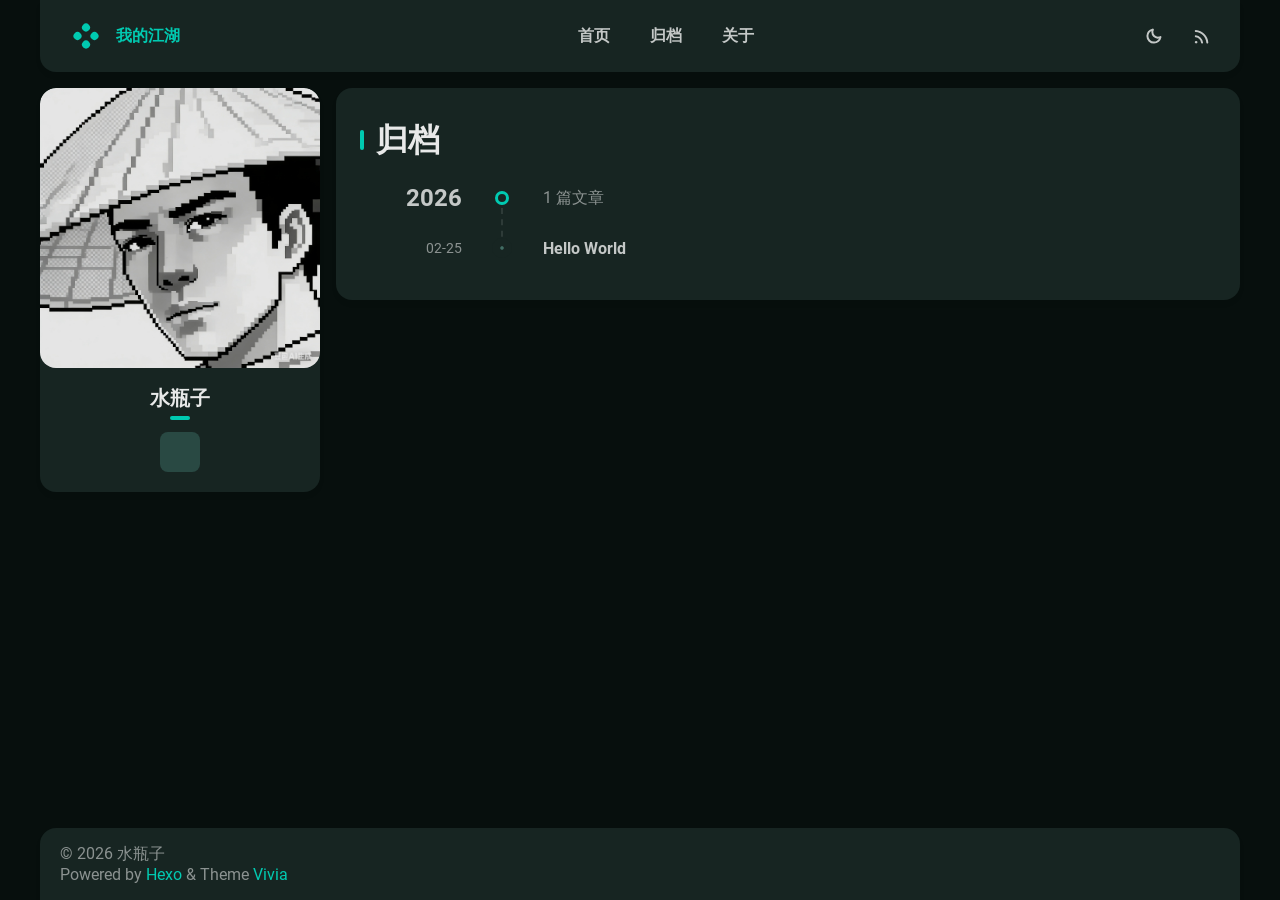
<file: archives/2026/02/index.html>
<!DOCTYPE html>


<html theme="dark" showBanner="true" hasBanner="false" > 
<link href="https://cdn.staticfile.org/font-awesome/6.4.2/css/fontawesome.min.css" rel="stylesheet">
<link href="https://cdn.staticfile.org/font-awesome/6.4.2/css/brands.min.css" rel="stylesheet">
<link href="https://cdn.staticfile.org/font-awesome/6.4.2/css/solid.min.css" rel="stylesheet">
<script src="/js/color.global.min.js" ></script>
<script src="/js/load-settings.js" ></script>
<head>
  <meta charset="utf-8">
  
  
  

  
  <title>归档: 2026/2 | 我的江湖</title>
  <meta name="viewport" content="width=device-width, initial-scale=1, shrink-to-fit=no">

  <link rel="preload" href="/css/fonts/Roboto-Regular.ttf" as="font" type="font/ttf" crossorigin="anonymous">
  <link rel="preload" href="/css/fonts/Roboto-Bold.ttf" as="font" type="font/ttf" crossorigin="anonymous">

  <meta property="og:type" content="website">
<meta property="og:title" content="我的江湖">
<meta property="og:url" content="https://quetta-1030.github.io/archives/2026/02/index.html">
<meta property="og:site_name" content="我的江湖">
<meta property="og:locale" content="zh_CN">
<meta property="article:author" content="水瓶子">
<meta name="twitter:card" content="summary">
  
    <link rel="alternate" href="/atom.xml" title="我的江湖" type="application/atom+xml">
  
  
    <link rel="icon" media="(prefers-color-scheme: light)" href="/images/favicon-light-32.png" sizes="32x32">
    <link rel="icon" media="(prefers-color-scheme: light)" href="/images/favicon-light-128.png" sizes="128x128">
    <link rel="icon" media="(prefers-color-scheme: light)" href="/images/favicon-light-180.png" sizes="180x180">
    <link rel="icon" media="(prefers-color-scheme: light)" href="/images/favicon-light-192.png" sizes="192x192">
    <link rel="icon" media="(prefers-color-scheme: dark)" href="/images/favicon-dark-32.png" sizes="32x32">
    <link rel="icon" media="(prefers-color-scheme: dark)" href="/images/favicon-dark-128.png" sizes="128x128">
    <link rel="icon" media="(prefers-color-scheme: dark)" href="/images/favicon-dark-180.png" sizes="180x180">
    <link rel="icon" media="(prefers-color-scheme: dark)" href="/images/favicon-dark-192.png" sizes="192x192">
  
  
<link rel="stylesheet" href="/css/style.css">

<meta name="generator" content="Hexo 8.1.1"></head>

<body>
  
   
  <div id="main-grid" class="  ">
    <div id="nav" class=""  >
      <navbar id="navbar">
  <nav id="title-nav">
    <a href="/">
      <div id="vivia-logo">
        <div class="dot"></div>
        <div class="dot"></div>
        <div class="dot"></div>
        <div class="dot"></div>
      </div>
      <div>我的江湖 </div>
    </a>
  </nav>
  <nav id="main-nav">
    
      <a class="main-nav-link" href="/">首页</a>
    
      <a class="main-nav-link" href="/archives">归档</a>
    
      <a class="main-nav-link" href="/about">关于</a>
    
  </nav>
  <nav id="sub-nav">
    <a id="theme-btn" class="nav-icon">
      <span class="light-mode-icon"><svg xmlns="http://www.w3.org/2000/svg" height="20" viewBox="0 -960 960 960" width="20"><path d="M438.5-829.913v-48q0-17.452 11.963-29.476 11.964-12.024 29.326-12.024 17.363 0 29.537 12.024t12.174 29.476v48q0 17.452-11.963 29.476-11.964 12.024-29.326 12.024-17.363 0-29.537-12.024T438.5-829.913Zm0 747.826v-48q0-17.452 11.963-29.476 11.964-12.024 29.326-12.024 17.363 0 29.537 12.024t12.174 29.476v48q0 17.452-11.963 29.476-11.964 12.024-29.326 12.024-17.363 0-29.537-12.024T438.5-82.087ZM877.913-438.5h-48q-17.452 0-29.476-11.963-12.024-11.964-12.024-29.326 0-17.363 12.024-29.537t29.476-12.174h48q17.452 0 29.476 11.963 12.024 11.964 12.024 29.326 0 17.363-12.024 29.537T877.913-438.5Zm-747.826 0h-48q-17.452 0-29.476-11.963-12.024-11.964-12.024-29.326 0-17.363 12.024-29.537T82.087-521.5h48q17.452 0 29.476 11.963 12.024 11.964 12.024 29.326 0 17.363-12.024 29.537T130.087-438.5Zm660.174-290.87-34.239 32q-12.913 12.674-29.565 12.174-16.653-.5-29.327-13.174-12.674-12.673-12.554-28.826.12-16.152 12.794-28.826l33-35q12.913-12.674 30.454-12.674t30.163 12.847q12.709 12.846 12.328 30.826-.38 17.98-13.054 30.653ZM262.63-203.978l-32 34q-12.913 12.674-30.454 12.674t-30.163-12.847q-12.709-12.846-12.328-30.826.38-17.98 13.054-30.653l33.239-31q12.913-12.674 29.565-12.174 16.653.5 29.327 13.174 12.674 12.673 12.554 28.826-.12 16.152-12.794 28.826Zm466.74 33.239-32-33.239q-12.674-12.913-12.174-29.565.5-16.653 13.174-29.327 12.673-12.674 28.826-13.054 16.152-.38 28.826 12.294l35 33q12.674 12.913 12.674 30.454t-12.847 30.163q-12.846 12.709-30.826 12.328-17.98-.38-30.653-13.054ZM203.978-697.37l-34-33q-12.674-12.913-13.174-29.945-.5-17.033 12.174-29.707t31.326-13.293q18.653-.62 31.326 13.054l32 34.239q11.674 12.913 11.174 29.565-.5 16.653-13.174 29.327-12.673 12.674-28.826 12.554-16.152-.12-28.826-12.794ZM480-240q-100 0-170-70t-70-170q0-100 70-170t170-70q100 0 170 70t70 170q0 100-70 170t-170 70Zm-.247-82q65.703 0 111.475-46.272Q637-414.544 637-480.247t-45.525-111.228Q545.95-637 480.247-637t-111.475 45.525Q323-545.95 323-480.247t45.525 111.975Q414.05-322 479.753-322ZM481-481Z"/></svg></span>
      <span class="dark-mode-icon"><svg xmlns="http://www.w3.org/2000/svg" height="20" viewBox="0 -960 960 960" width="20"><path d="M480.239-116.413q-152.63 0-258.228-105.478Q116.413-327.37 116.413-480q0-130.935 77.739-227.435t206.304-125.043q43.022-9.631 63.87 10.869t3.478 62.805q-8.891 22.043-14.315 44.463-5.424 22.42-5.424 46.689 0 91.694 64.326 155.879 64.325 64.186 156.218 64.186 24.369 0 46.978-4.946 22.609-4.945 44.413-14.076 42.826-17.369 62.967 1.142 20.142 18.511 10.511 61.054Q807.174-280 712.63-198.206q-94.543 81.793-232.391 81.793Zm0-95q79.783 0 143.337-40.217 63.554-40.218 95.793-108.283-15.608 4.044-31.097 5.326-15.49 1.283-31.859.805-123.706-4.066-210.777-90.539-87.071-86.473-91.614-212.092-.24-16.369.923-31.978 1.164-15.609 5.446-30.978-67.826 32.478-108.282 96.152Q211.652-559.543 211.652-480q0 111.929 78.329 190.258 78.329 78.329 190.258 78.329ZM466.13-465.891Z"/></svg></span>
    </a>
    
      <a id="nav-rss-link" class="nav-icon mobile-hide" href="/atom.xml" title="RSS 订阅">
        <svg xmlns="http://www.w3.org/2000/svg" height="20" viewBox="0 -960 960 960" width="20"><path d="M198-120q-25.846 0-44.23-18.384-18.384-18.385-18.384-44.23 0-25.846 18.384-44.23 18.384-18.385 44.23-18.385 25.846 0 44.23 18.385 18.384 18.384 18.384 44.23 0 25.845-18.384 44.23Q223.846-120 198-120Zm538.385 0q-18.846 0-32.923-13.769-14.076-13.769-15.922-33.23-8.692-100.616-51.077-188.654-42.385-88.039-109.885-155.539-67.5-67.501-155.539-109.885Q283-663.462 182.385-672.154q-19.461-1.846-33.23-16.23-13.769-14.385-13.769-33.846t14.076-32.922q14.077-13.461 32.923-12.23 120.076 8.692 226.038 58.768 105.961 50.077 185.73 129.846 79.769 79.769 129.846 185.731 50.077 105.961 58.769 226.038 1.231 18.846-12.538 32.922Q756.461-120 736.385-120Zm-252 0q-18.231 0-32.423-13.461t-18.653-33.538Q418.155-264.23 348.886-333.5q-69.27-69.27-166.501-84.423-20.077-4.462-33.538-18.961-13.461-14.5-13.461-33.346 0-19.076 13.884-33.23 13.884-14.153 33.115-10.922 136.769 15.384 234.384 112.999 97.615 97.615 112.999 234.384 3.231 19.23-10.538 33.115Q505.461-120 484.385-120Z"/></svg>
      </a>
    
    <div id="nav-menu-btn" class="nav-icon">
      <svg xmlns="http://www.w3.org/2000/svg" height="20" viewBox="0 -960 960 960" width="20"><path d="M177.37-252.282q-17.453 0-29.477-11.964-12.024-11.963-12.024-29.326t12.024-29.537q12.024-12.174 29.477-12.174h605.26q17.453 0 29.477 11.964 12.024 11.963 12.024 29.326t-12.024 29.537q-12.024 12.174-29.477 12.174H177.37Zm0-186.218q-17.453 0-29.477-11.963-12.024-11.964-12.024-29.326 0-17.363 12.024-29.537T177.37-521.5h605.26q17.453 0 29.477 11.963 12.024 11.964 12.024 29.326 0 17.363-12.024 29.537T782.63-438.5H177.37Zm0-186.217q-17.453 0-29.477-11.964-12.024-11.963-12.024-29.326t12.024-29.537q12.024-12.174 29.477-12.174h605.26q17.453 0 29.477 11.964 12.024 11.963 12.024 29.326t-12.024 29.537q-12.024 12.174-29.477 12.174H177.37Z"/></svg>
    </div>
  </nav>
</navbar>
<div id="nav-dropdown" class="hidden">
  <div id="dropdown-link-list">
    
      <a class="nav-dropdown-link" href="/">首页</a>
    
      <a class="nav-dropdown-link" href="/archives">归档</a>
    
      <a class="nav-dropdown-link" href="/about">关于</a>
    
    
      <a class="nav-dropdown-link" href="/atom.xml" title="RSS 订阅">RSS</a>
     
    </div>
</div>
<script>
  let dropdownBtn = document.getElementById("nav-menu-btn");
  let dropdownEle = document.getElementById("nav-dropdown");
  dropdownBtn.onclick = function() {
    dropdownEle.classList.toggle("hidden");
  }
</script>
    </div>
    <div id="sidebar-wrapper">
      <sidebar id="sidebar">
  
    <div class="widget-wrap">
  <div class="info-card">
    <div class="avatar">
      
        <image src=/avatar.png></image>
      
      <div class="img-dim"></div>
    </div>
    <div class="info">
      <div class="username">水瓶子 </div>
      <div class="dot"></div>
      <div class="subtitle"> </div>
      <div class="link-list">
        
          <a class="link-btn" target="_blank" rel="noopener" href="https://github.com/quetta-1030" title="GitHub"><i class="fa-brands fa-github"></i></a>
         
      </div>  
    </div>
  </div>
</div>

  
  <div class="sticky">
    
      



    
      

    
  </div>
</sidebar>
    </div>
    <div id="content-body">
       

<div class="archive-main-card">
    <div class="archive-top">
      <div class="main-title-bar">
        <div class="main-title-dot"></div>
        <h1 class="article-title">归档</h1>
      </div>    
    </div>
    
    
      
      
        
        <div class="year-line">
            <div class="year-num">2026</div>
            <div class="dot-wrapper">
                <div class="dot"></div>
            </div>
            <div class="article-count">1 篇文章</div>
        </div>
      
      <a class="archive-article-link" href="/2026/02/25/hello-world/" title="Hello World">
        <div class="date">02-25</div>
        <div class="line">
            <div class="dot"></div>
        </div>
        <div class="title">
            <div class="title-inner">
                
                    Hello World
                
            </div>
        </div>
        <div class="tags">
            
        </div>
      </a>
    
  </div>
    </div>
    <div id="footer-wrapper">
      <footer id="footer">
  
  <div id="footer-info" class="inner">
    
    &copy; 2026 水瓶子<br>
    Powered by <a href="https://hexo.io/" target="_blank">Hexo</a> & Theme <a target="_blank" rel="noopener" href="https://github.com/saicaca/hexo-theme-vivia">Vivia</a>
  </div>
</footer>

    </div>
    <div class="back-to-top-wrapper">
    <button id="back-to-top-btn" class="back-to-top-btn hide" onclick="topFunction()">
        <i class="fa-solid fa-angle-up"></i>
    </button>
</div>

<script>
    function topFunction() {
        window.scroll({ top: 0, behavior: 'smooth' });
    }
    let btn = document.getElementById('back-to-top-btn');
    function scrollFunction() {
        if (document.body.scrollTop > 600 || document.documentElement.scrollTop > 600) {
            btn.classList.remove('hide')
        } else {
            btn.classList.add('hide')
        }
    }
    window.onscroll = function() {
        scrollFunction();
    }
</script>

  </div>
  <script src="/js/light-dark-switch.js"></script>
</body>
</html>
</file>
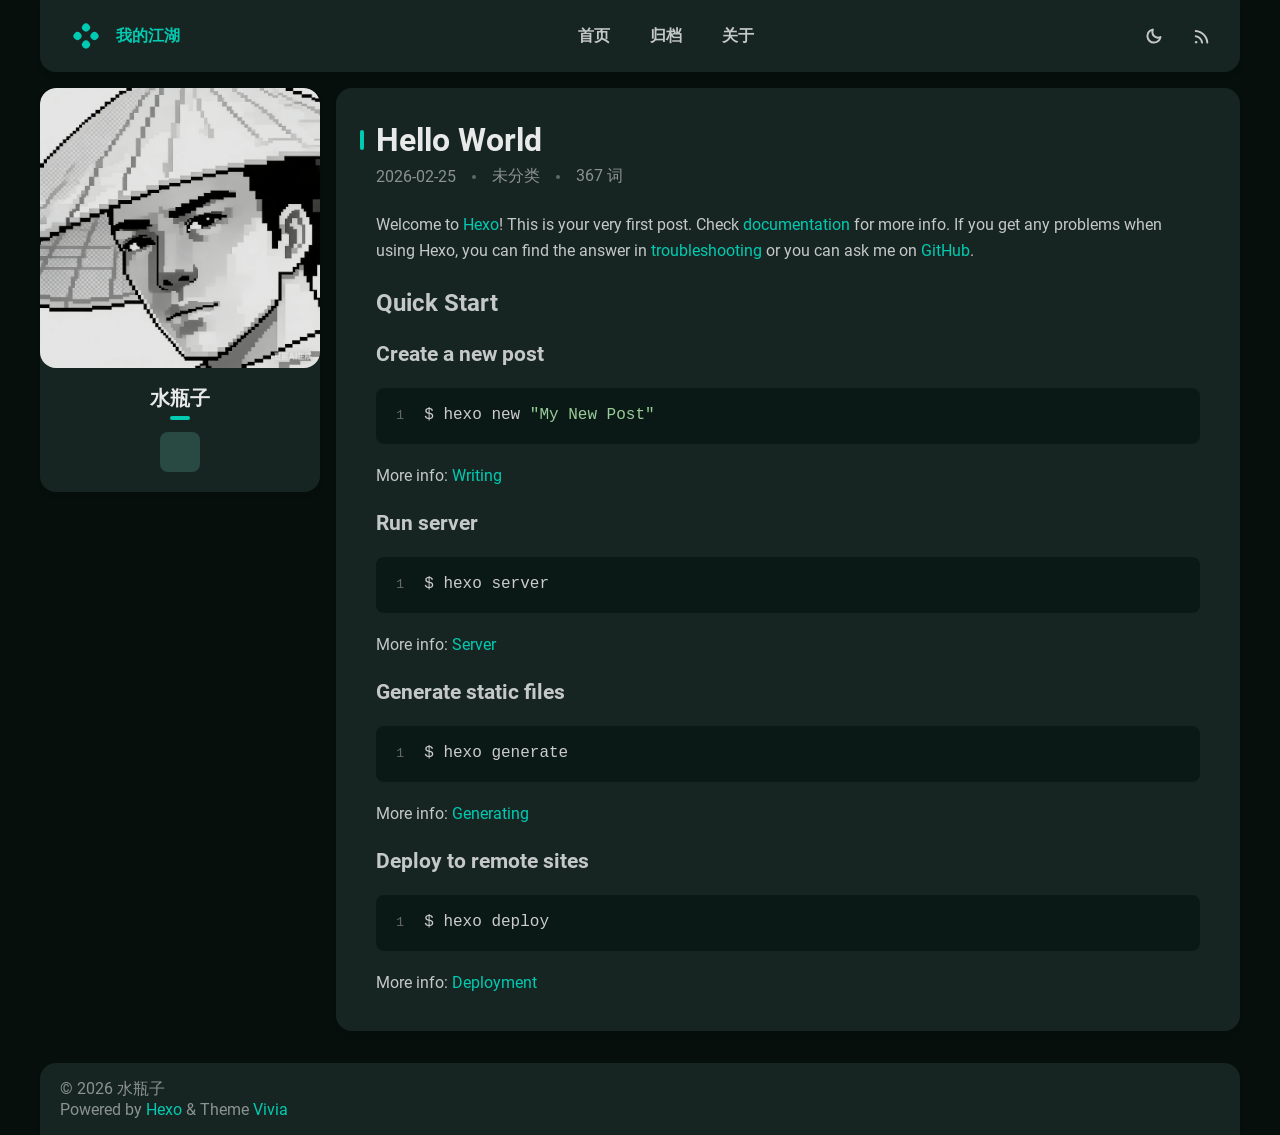
<file: 2026/02/25/hello-world/index.html>
<!DOCTYPE html>


<html theme="dark" showBanner="true" hasBanner="false" > 
<link href="https://cdn.staticfile.org/font-awesome/6.4.2/css/fontawesome.min.css" rel="stylesheet">
<link href="https://cdn.staticfile.org/font-awesome/6.4.2/css/brands.min.css" rel="stylesheet">
<link href="https://cdn.staticfile.org/font-awesome/6.4.2/css/solid.min.css" rel="stylesheet">
<script src="/js/color.global.min.js" ></script>
<script src="/js/load-settings.js" ></script>
<head>
  <meta charset="utf-8">
  
  
  

  
  <title>Hello World | 我的江湖</title>
  <meta name="viewport" content="width=device-width, initial-scale=1, shrink-to-fit=no">

  <link rel="preload" href="/css/fonts/Roboto-Regular.ttf" as="font" type="font/ttf" crossorigin="anonymous">
  <link rel="preload" href="/css/fonts/Roboto-Bold.ttf" as="font" type="font/ttf" crossorigin="anonymous">

  <meta name="description" content="Welcome to Hexo! This is your very first post. Check documentation for more info. If you get any problems when using Hexo, you can find the answer in troubleshooting or you can ask me on GitHub. Quick">
<meta property="og:type" content="article">
<meta property="og:title" content="Hello World">
<meta property="og:url" content="https://quetta-1030.github.io/2026/02/25/hello-world/index.html">
<meta property="og:site_name" content="我的江湖">
<meta property="og:description" content="Welcome to Hexo! This is your very first post. Check documentation for more info. If you get any problems when using Hexo, you can find the answer in troubleshooting or you can ask me on GitHub. Quick">
<meta property="og:locale" content="zh_CN">
<meta property="article:published_time" content="2026-02-25T13:53:18.465Z">
<meta property="article:modified_time" content="2026-02-25T13:53:18.465Z">
<meta property="article:author" content="水瓶子">
<meta name="twitter:card" content="summary">
  
    <link rel="alternate" href="/atom.xml" title="我的江湖" type="application/atom+xml">
  
  
    <link rel="icon" media="(prefers-color-scheme: light)" href="/images/favicon-light-32.png" sizes="32x32">
    <link rel="icon" media="(prefers-color-scheme: light)" href="/images/favicon-light-128.png" sizes="128x128">
    <link rel="icon" media="(prefers-color-scheme: light)" href="/images/favicon-light-180.png" sizes="180x180">
    <link rel="icon" media="(prefers-color-scheme: light)" href="/images/favicon-light-192.png" sizes="192x192">
    <link rel="icon" media="(prefers-color-scheme: dark)" href="/images/favicon-dark-32.png" sizes="32x32">
    <link rel="icon" media="(prefers-color-scheme: dark)" href="/images/favicon-dark-128.png" sizes="128x128">
    <link rel="icon" media="(prefers-color-scheme: dark)" href="/images/favicon-dark-180.png" sizes="180x180">
    <link rel="icon" media="(prefers-color-scheme: dark)" href="/images/favicon-dark-192.png" sizes="192x192">
  
  
<link rel="stylesheet" href="/css/style.css">

<meta name="generator" content="Hexo 8.1.1"></head>

<body>
  
   
  <div id="main-grid" class="  ">
    <div id="nav" class=""  >
      <navbar id="navbar">
  <nav id="title-nav">
    <a href="/">
      <div id="vivia-logo">
        <div class="dot"></div>
        <div class="dot"></div>
        <div class="dot"></div>
        <div class="dot"></div>
      </div>
      <div>我的江湖 </div>
    </a>
  </nav>
  <nav id="main-nav">
    
      <a class="main-nav-link" href="/">首页</a>
    
      <a class="main-nav-link" href="/archives">归档</a>
    
      <a class="main-nav-link" href="/about">关于</a>
    
  </nav>
  <nav id="sub-nav">
    <a id="theme-btn" class="nav-icon">
      <span class="light-mode-icon"><svg xmlns="http://www.w3.org/2000/svg" height="20" viewBox="0 -960 960 960" width="20"><path d="M438.5-829.913v-48q0-17.452 11.963-29.476 11.964-12.024 29.326-12.024 17.363 0 29.537 12.024t12.174 29.476v48q0 17.452-11.963 29.476-11.964 12.024-29.326 12.024-17.363 0-29.537-12.024T438.5-829.913Zm0 747.826v-48q0-17.452 11.963-29.476 11.964-12.024 29.326-12.024 17.363 0 29.537 12.024t12.174 29.476v48q0 17.452-11.963 29.476-11.964 12.024-29.326 12.024-17.363 0-29.537-12.024T438.5-82.087ZM877.913-438.5h-48q-17.452 0-29.476-11.963-12.024-11.964-12.024-29.326 0-17.363 12.024-29.537t29.476-12.174h48q17.452 0 29.476 11.963 12.024 11.964 12.024 29.326 0 17.363-12.024 29.537T877.913-438.5Zm-747.826 0h-48q-17.452 0-29.476-11.963-12.024-11.964-12.024-29.326 0-17.363 12.024-29.537T82.087-521.5h48q17.452 0 29.476 11.963 12.024 11.964 12.024 29.326 0 17.363-12.024 29.537T130.087-438.5Zm660.174-290.87-34.239 32q-12.913 12.674-29.565 12.174-16.653-.5-29.327-13.174-12.674-12.673-12.554-28.826.12-16.152 12.794-28.826l33-35q12.913-12.674 30.454-12.674t30.163 12.847q12.709 12.846 12.328 30.826-.38 17.98-13.054 30.653ZM262.63-203.978l-32 34q-12.913 12.674-30.454 12.674t-30.163-12.847q-12.709-12.846-12.328-30.826.38-17.98 13.054-30.653l33.239-31q12.913-12.674 29.565-12.174 16.653.5 29.327 13.174 12.674 12.673 12.554 28.826-.12 16.152-12.794 28.826Zm466.74 33.239-32-33.239q-12.674-12.913-12.174-29.565.5-16.653 13.174-29.327 12.673-12.674 28.826-13.054 16.152-.38 28.826 12.294l35 33q12.674 12.913 12.674 30.454t-12.847 30.163q-12.846 12.709-30.826 12.328-17.98-.38-30.653-13.054ZM203.978-697.37l-34-33q-12.674-12.913-13.174-29.945-.5-17.033 12.174-29.707t31.326-13.293q18.653-.62 31.326 13.054l32 34.239q11.674 12.913 11.174 29.565-.5 16.653-13.174 29.327-12.673 12.674-28.826 12.554-16.152-.12-28.826-12.794ZM480-240q-100 0-170-70t-70-170q0-100 70-170t170-70q100 0 170 70t70 170q0 100-70 170t-170 70Zm-.247-82q65.703 0 111.475-46.272Q637-414.544 637-480.247t-45.525-111.228Q545.95-637 480.247-637t-111.475 45.525Q323-545.95 323-480.247t45.525 111.975Q414.05-322 479.753-322ZM481-481Z"/></svg></span>
      <span class="dark-mode-icon"><svg xmlns="http://www.w3.org/2000/svg" height="20" viewBox="0 -960 960 960" width="20"><path d="M480.239-116.413q-152.63 0-258.228-105.478Q116.413-327.37 116.413-480q0-130.935 77.739-227.435t206.304-125.043q43.022-9.631 63.87 10.869t3.478 62.805q-8.891 22.043-14.315 44.463-5.424 22.42-5.424 46.689 0 91.694 64.326 155.879 64.325 64.186 156.218 64.186 24.369 0 46.978-4.946 22.609-4.945 44.413-14.076 42.826-17.369 62.967 1.142 20.142 18.511 10.511 61.054Q807.174-280 712.63-198.206q-94.543 81.793-232.391 81.793Zm0-95q79.783 0 143.337-40.217 63.554-40.218 95.793-108.283-15.608 4.044-31.097 5.326-15.49 1.283-31.859.805-123.706-4.066-210.777-90.539-87.071-86.473-91.614-212.092-.24-16.369.923-31.978 1.164-15.609 5.446-30.978-67.826 32.478-108.282 96.152Q211.652-559.543 211.652-480q0 111.929 78.329 190.258 78.329 78.329 190.258 78.329ZM466.13-465.891Z"/></svg></span>
    </a>
    
      <a id="nav-rss-link" class="nav-icon mobile-hide" href="/atom.xml" title="RSS 订阅">
        <svg xmlns="http://www.w3.org/2000/svg" height="20" viewBox="0 -960 960 960" width="20"><path d="M198-120q-25.846 0-44.23-18.384-18.384-18.385-18.384-44.23 0-25.846 18.384-44.23 18.384-18.385 44.23-18.385 25.846 0 44.23 18.385 18.384 18.384 18.384 44.23 0 25.845-18.384 44.23Q223.846-120 198-120Zm538.385 0q-18.846 0-32.923-13.769-14.076-13.769-15.922-33.23-8.692-100.616-51.077-188.654-42.385-88.039-109.885-155.539-67.5-67.501-155.539-109.885Q283-663.462 182.385-672.154q-19.461-1.846-33.23-16.23-13.769-14.385-13.769-33.846t14.076-32.922q14.077-13.461 32.923-12.23 120.076 8.692 226.038 58.768 105.961 50.077 185.73 129.846 79.769 79.769 129.846 185.731 50.077 105.961 58.769 226.038 1.231 18.846-12.538 32.922Q756.461-120 736.385-120Zm-252 0q-18.231 0-32.423-13.461t-18.653-33.538Q418.155-264.23 348.886-333.5q-69.27-69.27-166.501-84.423-20.077-4.462-33.538-18.961-13.461-14.5-13.461-33.346 0-19.076 13.884-33.23 13.884-14.153 33.115-10.922 136.769 15.384 234.384 112.999 97.615 97.615 112.999 234.384 3.231 19.23-10.538 33.115Q505.461-120 484.385-120Z"/></svg>
      </a>
    
    <div id="nav-menu-btn" class="nav-icon">
      <svg xmlns="http://www.w3.org/2000/svg" height="20" viewBox="0 -960 960 960" width="20"><path d="M177.37-252.282q-17.453 0-29.477-11.964-12.024-11.963-12.024-29.326t12.024-29.537q12.024-12.174 29.477-12.174h605.26q17.453 0 29.477 11.964 12.024 11.963 12.024 29.326t-12.024 29.537q-12.024 12.174-29.477 12.174H177.37Zm0-186.218q-17.453 0-29.477-11.963-12.024-11.964-12.024-29.326 0-17.363 12.024-29.537T177.37-521.5h605.26q17.453 0 29.477 11.963 12.024 11.964 12.024 29.326 0 17.363-12.024 29.537T782.63-438.5H177.37Zm0-186.217q-17.453 0-29.477-11.964-12.024-11.963-12.024-29.326t12.024-29.537q12.024-12.174 29.477-12.174h605.26q17.453 0 29.477 11.964 12.024 11.963 12.024 29.326t-12.024 29.537q-12.024 12.174-29.477 12.174H177.37Z"/></svg>
    </div>
  </nav>
</navbar>
<div id="nav-dropdown" class="hidden">
  <div id="dropdown-link-list">
    
      <a class="nav-dropdown-link" href="/">首页</a>
    
      <a class="nav-dropdown-link" href="/archives">归档</a>
    
      <a class="nav-dropdown-link" href="/about">关于</a>
    
    
      <a class="nav-dropdown-link" href="/atom.xml" title="RSS 订阅">RSS</a>
     
    </div>
</div>
<script>
  let dropdownBtn = document.getElementById("nav-menu-btn");
  let dropdownEle = document.getElementById("nav-dropdown");
  dropdownBtn.onclick = function() {
    dropdownEle.classList.toggle("hidden");
  }
</script>
    </div>
    <div id="sidebar-wrapper">
      <sidebar id="sidebar">
  
    <div class="widget-wrap">
  <div class="info-card">
    <div class="avatar">
      
        <image src=/avatar.png></image>
      
      <div class="img-dim"></div>
    </div>
    <div class="info">
      <div class="username">水瓶子 </div>
      <div class="dot"></div>
      <div class="subtitle"> </div>
      <div class="link-list">
        
          <a class="link-btn" target="_blank" rel="noopener" href="https://github.com/quetta-1030" title="GitHub"><i class="fa-brands fa-github"></i></a>
         
      </div>  
    </div>
  </div>
</div>

  
  <div class="sticky">
    
      



    
      

    
  </div>
</sidebar>
    </div>
    <div id="content-body">
       


<article id="post-hello-world" class="h-entry article article-type-post" itemprop="blogPost" itemscope itemtype="https://schema.org/BlogPosting">
  
    
   
  <div class="article-inner">
    <div class="article-main">
      <header class="article-header">
        
<div class="main-title-bar">
  <div class="main-title-dot"></div>
  
    
      <h1 class="p-name article-title" itemprop="headline name">
        Hello World
      </h1>
    
  
</div>

        <div class='meta-info-bar'>
          <div class="meta-info">
  <time class="dt-published" datetime="2026-02-25T13:53:18.465Z" itemprop="datePublished">2026-02-25</time>
</div>
          <div class="need-seperator meta-info">
            <div class="meta-cate-flex">
  
    未分类 
   
</div>
  
          </div>
          <div class="wordcount need-seperator meta-info">
            367 词 
          </div>
        </div>
        
      </header>
      <div class="e-content article-entry" itemprop="articleBody">
        
          <p>Welcome to <a target="_blank" rel="noopener" href="https://hexo.io/">Hexo</a>! This is your very first post. Check <a target="_blank" rel="noopener" href="https://hexo.io/docs/">documentation</a> for more info. If you get any problems when using Hexo, you can find the answer in <a target="_blank" rel="noopener" href="https://hexo.io/docs/troubleshooting.html">troubleshooting</a> or you can ask me on <a target="_blank" rel="noopener" href="https://github.com/hexojs/hexo/issues">GitHub</a>.</p>
<h2 id="Quick-Start"><a href="#Quick-Start" class="headerlink" title="Quick Start"></a>Quick Start</h2><h3 id="Create-a-new-post"><a href="#Create-a-new-post" class="headerlink" title="Create a new post"></a>Create a new post</h3><figure class="highlight bash"><table><tr><td class="gutter"><pre><span class="line">1</span><br></pre></td><td class="code"><pre><span class="line">$ hexo new <span class="string">&quot;My New Post&quot;</span></span><br></pre></td></tr></table></figure>

<p>More info: <a target="_blank" rel="noopener" href="https://hexo.io/docs/writing.html">Writing</a></p>
<h3 id="Run-server"><a href="#Run-server" class="headerlink" title="Run server"></a>Run server</h3><figure class="highlight bash"><table><tr><td class="gutter"><pre><span class="line">1</span><br></pre></td><td class="code"><pre><span class="line">$ hexo server</span><br></pre></td></tr></table></figure>

<p>More info: <a target="_blank" rel="noopener" href="https://hexo.io/docs/server.html">Server</a></p>
<h3 id="Generate-static-files"><a href="#Generate-static-files" class="headerlink" title="Generate static files"></a>Generate static files</h3><figure class="highlight bash"><table><tr><td class="gutter"><pre><span class="line">1</span><br></pre></td><td class="code"><pre><span class="line">$ hexo generate</span><br></pre></td></tr></table></figure>

<p>More info: <a target="_blank" rel="noopener" href="https://hexo.io/docs/generating.html">Generating</a></p>
<h3 id="Deploy-to-remote-sites"><a href="#Deploy-to-remote-sites" class="headerlink" title="Deploy to remote sites"></a>Deploy to remote sites</h3><figure class="highlight bash"><table><tr><td class="gutter"><pre><span class="line">1</span><br></pre></td><td class="code"><pre><span class="line">$ hexo deploy</span><br></pre></td></tr></table></figure>

<p>More info: <a target="_blank" rel="noopener" href="https://hexo.io/docs/one-command-deployment.html">Deployment</a></p>

        
      </div>

         
    </div>
    
     
  </div>
  
    

  
</article>





    </div>
    <div id="footer-wrapper">
      <footer id="footer">
  
  <div id="footer-info" class="inner">
    
    &copy; 2026 水瓶子<br>
    Powered by <a href="https://hexo.io/" target="_blank">Hexo</a> & Theme <a target="_blank" rel="noopener" href="https://github.com/saicaca/hexo-theme-vivia">Vivia</a>
  </div>
</footer>

    </div>
    <div class="back-to-top-wrapper">
    <button id="back-to-top-btn" class="back-to-top-btn hide" onclick="topFunction()">
        <i class="fa-solid fa-angle-up"></i>
    </button>
</div>

<script>
    function topFunction() {
        window.scroll({ top: 0, behavior: 'smooth' });
    }
    let btn = document.getElementById('back-to-top-btn');
    function scrollFunction() {
        if (document.body.scrollTop > 600 || document.documentElement.scrollTop > 600) {
            btn.classList.remove('hide')
        } else {
            btn.classList.add('hide')
        }
    }
    window.onscroll = function() {
        scrollFunction();
    }
</script>

  </div>
  <script src="/js/light-dark-switch.js"></script>
</body>
</html>
</file>
<file: css/style.css>
:root {
  --neut-L90: rgba(255,255,255,0.9);
  --neut-L75: rgba(255,255,255,0.75);
  --neut-L50: rgba(255,255,255,0.5);
  --neut-L30: rgba(255,255,255,0.3);
  --neut-L10: rgba(255,255,255,0.1);
  --banner-dim: rgba(0,0,0,0.2);
  --primary-hue: 180;
  --main-title: rgba(255,255,255,0.9);
  --btn-content: var(--neut-L75);
  --btn-content-hover: var(--btn-content);
  --card-btn-bg: var(--card-background);
  --card-btn-icon: var(--primary);
  --btn-text-neutral-text: var(--neut-L75);
  --btn-text-content: var(--primary);
  --btn-text-light-text: var(--primary);
  --title-hover: var(--primary);
  --light-dot: var(--primary);
  --article-meta: rgba(255,255,255,0.5);
  --article-text: rgba(255,255,255,0.75);
  --info-name: rgba(255,255,255,0.9);
  --info-sub: rgba(255,255,255,0.5);
  --link: var(--primary);
  --color-picker-border: var(--primary);
  --color-picker-thumb: var(--primary);
  --pagenav-curr-bg: var(--primary);
  --widget-title: var(--main-title);
  --archive-year: var(--neut-L75);
  --archive-date: var(--neut-L50);
  --archive-title: var(--neut-L75);
  --archive-tags: var(--neut-L30);
  --archive-dashline: var(--neut-L10);
  --primary-btn-bg: var(--primary);
  --img-overlay: rgba(0,0,0,0.1);
  --sidebar-width: 280px;
  --display-light-icon: 0;
  --display-dark-icon: 1;
}
@supports (color: oklch(0 0 0)) {
  :root {
    --primary: oklch(0.75 0.14 var(--primary-hue));
    --nav-dropdown-bg: oklch(0.2 0.02 var(--primary-hue));
    --page-background: oklch(0.16 0.014 var(--primary-hue));
    --card-background: oklch(0.25 0.02 var(--primary-hue));
    --btn-bg: oklch(0.38 0.04 var(--primary-hue));
    --btn-hover: oklch(0.45 0.045 var(--primary-hue));
    --btn-active: oklch(0.5 0.05 var(--primary-hue));
    --card-btn-hover: oklch(0.3 0.03 var(--primary-hue));
    --card-btn-active: oklch(0.35 0.035 var(--primary-hue));
    --btn-text-hover: oklch(0.2 0.02 var(--primary-hue));
    --btn-text-active: oklch(0.17 0.017 var(--primary-hue));
    --timeline-dim-dot: oklch(0.5 0.05 var(--primary-hue));
    --title-active: oklch(0.65 0.12 var(--primary-hue));
    --tag-dot: oklch(0.25 0.02 var(--primary-hue));
    --highlight-selection: oklch(0.35 0.035 var(--primary-hue));
    --article-code-bg: oklch(0.4 0.04 var(--primary-hue));
    --article-block: oklch(0.2 0.02 var(--primary-hue));
    --link-hover-bg: oklch(0.4 0.08 var(--primary-hue));
    --link-active-bg: oklch(0.35 0.07 var(--primary-hue));
    --blockquote-bg: oklch(0.2 0.02 var(--primary-hue));
    --color-picker-range: oklch(0.4 0.04 var(--primary-hue));
    --badge-bg: oklch(0.75 0.12 var(--primary-hue));
    --text-on-light: oklch(0.25 0.02 var(--primary-hue));
    --pagenav-curr-text: oklch(0.25 0.02 var(--primary-hue));
    --input-field: oklch(0.2 0.02 var(--primary-hue));
    --primary-btn-text: oklch(0.25 0.02 var(--primary-hue));
    --enter-btn-bg: oklch(0.2 0.02 var(--primary-hue));
    --enter-btn-hover: oklch(0.3 0.03 var(--primary-hue));
    --enter-btn-active: oklch(0.35 0.035 var(--primary-hue));
    --selection-bg: oklch(0.4 0.08 var(--primary-hue));
    --code-block-selection-bg: oklch(0.4 0.08 var(--primary-hue));
  }
}
@supports not (color: oklch(0 0 0)) {
  :root {
    --primary: #00cab1;
    --nav-dropdown-bg: #0b1916;
    --page-background: #070f0d;
    --card-background: #172522;
    --btn-bg: #294943;
    --btn-hover: #385e56;
    --btn-active: #426d64;
    --card-btn-hover: #1c332e;
    --card-btn-active: #25413b;
    --btn-text-hover: #0b1916;
    --btn-text-active: #071210;
    --timeline-dim-dot: #426d64;
    --title-active: #00a692;
    --tag-dot: #172522;
    --highlight-selection: #25413b;
    --article-code-bg: #2e4f48;
    --article-block: #0b1916;
    --link-hover-bg: #005549;
    --link-active-bg: #00463c;
    --blockquote-bg: #0b1916;
    --color-picker-range: #2e4f48;
    --badge-bg: #3dc6b1;
    --text-on-light: #172522;
    --pagenav-curr-text: #172522;
    --input-field: #0b1916;
    --primary-btn-text: #172522;
    --enter-btn-bg: #0b1916;
    --enter-btn-hover: #1c332e;
    --enter-btn-active: #25413b;
    --selection-bg: #005549;
    --code-block-selection-bg: #005549;
  }
}
:root[theme='light'] {
  --card-background: #fff;
  --banner-dim: none;
  --neut-L90: rgba(0,0,0,0.9);
  --neut-L75: rgba(0,0,0,0.75);
  --neut-L50: rgba(0,0,0,0.5);
  --neut-L30: rgba(0,0,0,0.3);
  --neut-L10: rgba(0,0,0,0.1);
  --main-title: rgba(0,0,0,0.9);
  --article-meta: rgba(0,0,0,0.5);
  --article-text: rgba(0,0,0,0.75);
  --btn-text-neutral-text: rgba(0,0,0,0.75);
  --info-name: rgba(0,0,0,0.9);
  --info-sub: rgba(0,0,0,0.5);
  --tag-dot: var(--btn-content);
  --img-overlay: rgba(0,0,0,0);
  --pagenav-curr-text: rgba(255,255,255,0.9);
  --primary-btn-text: rgba(255,255,255,0.9);
  --display-light-icon: 1;
  --display-dark-icon: 0;
}
@supports (color: oklch(0 0 0)) {
  :root[theme='light'] {
    --primary: oklch(0.7 0.14 var(--primary-hue));
    --page-background: oklch(0.95 0.01 var(--primary-hue));
    --nav-dropdown-bg: oklch(0.98 0.005 var(--primary-hue));
    --btn-bg: oklch(0.95 0.025 var(--primary-hue));
    --btn-content: oklch(0.55 0.12 var(--primary-hue));
    --btn-hover: oklch(0.9 0.05 var(--primary-hue));
    --btn-active: oklch(0.85 0.08 var(--primary-hue));
    --btn-text-hover: oklch(0.95 0.025 var(--primary-hue));
    --btn-text-active: oklch(0.98 0.01 var(--primary-hue));
    --btn-text-content: oklch(0.7 0.14 var(--primary-hue));
    --card-btn-hover: oklch(0.98 0.005 var(--primary-hue));
    --card-btn-active: oklch(0.9 0.03 var(--primary-hue));
    --title-active: oklch(0.6 0.12 var(--primary-hue));
    --link-hover-bg: oklch(0.95 0.025 var(--primary-hue));
    --link-active-bg: oklch(0.9 0.05 var(--primary-hue));
    --article-code-bg: oklch(0.95 0.02 var(--primary-hue));
    --blockquote-bg: oklch(0.98 0.005 var(--primary-hue));
    --badge-bg: oklch(0.95 0.02 var(--primary-hue));
    --text-on-light: oklch(0.55 0.12 var(--primary-hue));
    --color-picker-range: oklch(0.95 0.02 var(--primary-hue));
    --input-field: oklch(0.98 0.005 var(--primary-hue));
    --enter-btn-bg: oklch(0.98 0.005 var(--primary-hue));
    --enter-btn-hover: oklch(0.96 0.015 var(--primary-hue));
    --enter-btn-active: oklch(0.9 0.03 var(--primary-hue));
    --selection-bg: oklch(0.9 0.05 var(--primary-hue));
  }
}
@supports not (color: oklch(0 0 0)) {
  :root[theme='light'] {
    --primary: #00baa2;
    --page-background: #e8f1ef;
    --nav-dropdown-bg: #f5faf8;
    --btn-bg: #def4ef;
    --btn-content: #008774;
    --btn-hover: #bbe9df;
    --btn-active: #92dfd0;
    --btn-text-hover: #def4ef;
    --btn-text-active: #f2fbf9;
    --btn-text-content: #00baa2;
    --card-btn-hover: #f5faf8;
    --card-btn-active: #cae5df;
    --title-active: #009783;
    --link-hover-bg: #def4ef;
    --link-active-bg: #bbe9df;
    --article-code-bg: #e1f3ef;
    --blockquote-bg: #f5faf8;
    --badge-bg: #e1f3ef;
    --text-on-light: #008774;
    --color-picker-range: #e1f3ef;
    --input-field: #f5faf8;
    --enter-btn-bg: #f5faf8;
    --enter-btn-hover: #e8f5f2;
    --enter-btn-active: #cae5df;
    --selection-bg: #bbe9df;
  }
}
body {
  width: 100%;
}
body:before,
body:after {
  content: "";
  display: table;
}
body:after {
  clear: both;
}
html,
body,
div,
span,
applet,
object,
iframe,
h1,
h2,
h3,
h4,
h5,
h6,
p,
blockquote,
pre,
a,
abbr,
acronym,
address,
big,
cite,
code,
del,
dfn,
em,
img,
ins,
kbd,
q,
s,
samp,
small,
strike,
strong,
sub,
sup,
tt,
var,
dl,
dt,
dd,
ol,
ul,
li,
fieldset,
form,
label,
legend,
table,
caption,
tbody,
tfoot,
thead,
tr,
th,
td {
  margin: 0;
  padding: 0;
  border: 0;
  outline: 0;
  font-weight: inherit;
  font-style: inherit;
  font-family: inherit;
  font-size: 100%;
  vertical-align: baseline;
}
body {
  line-height: 1;
  color: #000;
  background: #fff;
}
ol,
ul {
  list-style: none;
}
table {
  border-collapse: separate;
  border-spacing: 0;
  vertical-align: middle;
}
caption,
th,
td {
  text-align: left;
  font-weight: normal;
  vertical-align: middle;
}
a img {
  border: none;
}
a {
  text-decoration: none;
}
@font-face {
  font-family: Roboto;
  font-style: normal;
  font-weight: 400;
  src: url("fonts/Roboto-Regular.ttf") format("truetype");
}
@font-face {
  font-family: Roboto;
  font-style: normal;
  font-weight: 700;
  src: url("fonts/Roboto-Bold.ttf") format("truetype");
}
body,
#container {
  overflow-x: hidden;
  height: 100%;
}
body {
  font: 16px "Roboto", -apple-system, BlinkMacSystemFont, "Segoe UI", "Oxygen", "Ubuntu", "Cantarell", "Fira Sans", "Droid Sans", "Helvetica Neue", sans-serif;
  -webkit-text-size-adjust: 100%;
  background: var(--page-background);
  background-size: 240px;
  background-blend-mode: overlay;
  -webkit-transition: background 0.15s ease-out, color 0.15s ease-out;
  -moz-transition: background 0.15s ease-out, color 0.15s ease-out;
  -ms-transition: background 0.15s ease-out, color 0.15s ease-out;
  transition: background 0.15s ease-out, color 0.15s ease-out;
}

#main-grid {
  grid-template-columns: min(30%, var(--sidebar-width)) auto;
  grid-template-rows: auto auto auto;
}
#main-grid.right-sidebar {
  grid-template-columns: auto min(30%, var(--sidebar-width));
}
#main-grid {
  display: grid;
  max-width: 1200px;
  min-height: 100vh;
  grid-template-rows: auto 1fr auto;
  margin: auto;
  position: relative;
  grid-gap: 16px;
}
#main-grid #nav {
  grid-column-start: 1;
  grid-column-end: 3;
  -webkit-transition: height 0.15s ease-out;
  -moz-transition: height 0.15s ease-out;
  -ms-transition: height 0.15s ease-out;
  transition: height 0.15s ease-out;
}
#main-grid #sidebar-wrapper {
  grid-row: 2;
  grid-column: 1;
}
#main-grid #content-body {
  grid-column: 2;
  grid-row: 2;
  overflow: auto;
}
#main-grid #footer-wrapper {
  grid-row: 3;
  grid-column-start: 1;
  grid-column-end: 3;
}
#main-grid.right-sidebar #sidebar-wrapper {
  grid-column: 2;
}
#main-grid.right-sidebar #content-body {
  grid-column: 1;
}
@media screen and (max-width: 767px) {
  #main-grid {
    grid-template-columns: auto auto;
  }
  #main-grid #sidebar-wrapper {
    grid-row: 3;
    grid-column-start: 1;
    grid-column-end: 3;
    margin-top: 48px;
  }
  #main-grid #content-body {
    grid-column-start: 1;
    grid-column-end: 3;
  }
  #main-grid #footer-wrapper {
    grid-row: 4;
  }
}
@media screen and (min-width: 768px) and (max-width: 1023px) {
  #main-grid {
    grid-template-columns: auto auto;
  }
  #main-grid #sidebar-wrapper {
    grid-row: 3;
    grid-column-start: 1;
    grid-column-end: 3;
    margin-top: 48px;
  }
  #main-grid #content-body {
    grid-column-start: 1;
    grid-column-end: 3;
  }
  #main-grid #footer-wrapper {
    grid-row: 4;
  }
}
#main {
  position: relative;
}
.clear {
  clear: both;
}
#container {
  position: relative;
}
#nav,
#sidebar-wrapper,
#content-body,
#footer-wrapper,
#back-to-top-btn {
  filter: drop-shadow(0px 4px 4px rgba(0,0,0,0.01));
}
.img-dim {
  width: 100%;
  height: 100%;
  background: var(--img-overlay);
  position: absolute;
  -webkit-transition: background 0.15s ease-out;
  -moz-transition: background 0.15s ease-out;
  -ms-transition: background 0.15s ease-out;
  transition: background 0.15s ease-out;
}
::selection {
  background-color: var(--selection-bg);
}
.article-date,
.article-category-link,
.archive-year {
  text-decoration: none;
  text-transform: uppercase;
  letter-spacing: 2px;
  color: #999;
  margin-bottom: 1em;
  margin-left: 5px;
  line-height: 1em;
  text-shadow: 0 1px #fff;
  font-weight: bold;
}
.archive-article-inner {
  background: #fff;
  -webkit-box-shadow: 1px 2px 3px #ddd;
  box-shadow: 1px 2px 3px #ddd;
  border: 1px solid #ddd;
  border-radius: 3px;
}
navbar,
.article-inner,
#article-nav .article-nav-btn,
.comment-card,
#page-nav #num-bar,
#page-nav .page-nav-btn,
.archive-main-card,
.back-to-top-btn,
.widget,
.info-card {
  background: var(--card-background);
  border-radius: 16px;
  -webkit-transition: background 0.15s ease-out;
  -moz-transition: background 0.15s ease-out;
  -ms-transition: background 0.15s ease-out;
  transition: background 0.15s ease-out;
}
.article-tag-list-link,
.widget-tag-list-link,
.info-card .link-list .link-btn {
  background: var(--btn-bg);
  border-radius: 8px;
  color: var(--btn-content);
  -webkit-transition: background 0.15s ease-out, color 0.15s ease-out;
  -moz-transition: background 0.15s ease-out, color 0.15s ease-out;
  -ms-transition: background 0.15s ease-out, color 0.15s ease-out;
  transition: background 0.15s ease-out, color 0.15s ease-out;
  cursor: pointer;
  border: none;
  display: -webkit-box;
  display: -moz-box;
  display: -webkit-flex;
  display: -ms-flexbox;
  display: box;
  display: flex;
  -webkit-box-pack: center;
  -moz-box-pack: center;
  -ms-flex-pack: center;
  -webkit-justify-content: center;
  justify-content: center;
  -webkit-box-align: center;
  -moz-box-align: center;
  -ms-flex-align: center;
  -webkit-align-items: center;
  align-items: center;
}
.article-tag-list-link:hover,
.widget-tag-list-link:hover,
.info-card .link-list .link-btn:hover {
  color: var(--btn-content-hover);
  background: var(--btn-hover);
}
.article-tag-list-link:active,
.widget-tag-list-link:active,
.info-card .link-list .link-btn:active {
  background: var(--btn-active);
}
#article-nav .article-nav-btn,
.back-to-top-btn {
  display: -webkit-box;
  display: -moz-box;
  display: -webkit-flex;
  display: -ms-flexbox;
  display: box;
  display: flex;
  -webkit-box-pack: center;
  -moz-box-pack: center;
  -ms-flex-pack: center;
  -webkit-justify-content: center;
  justify-content: center;
  -webkit-box-align: center;
  -moz-box-align: center;
  -ms-flex-align: center;
  -webkit-align-items: center;
  align-items: center;
}
#article-nav .article-nav-btn:hover,
.back-to-top-btn:hover {
  background: var(--card-btn-hover);
}
#article-nav .article-nav-btn:active,
.back-to-top-btn:active {
  background: var(--card-btn-active);
}
.article-tag-list-link,
.widget-tag-list-link {
  height: 32px;
  padding: 0 12px;
  font-size: 14px;
}
.article-title,
.comment-card .main-title,
.archive-main-card .archive-title {
  text-decoration: none;
  font-size: 32px;
  font-weight: bold;
  color: var(--main-title);
  line-height: 40px;
  -webkit-transition: color 0.15s ease-out;
  -moz-transition: color 0.15s ease-out;
  -ms-transition: color 0.15s ease-out;
  transition: color 0.15s ease-out;
  position: relative;
}
@media screen and (max-width: 767px) {
  .article-title,
  .comment-card .main-title,
  .archive-main-card .archive-title {
    font-size: 28px;
  }
}
.article-entry a,
#footer a {
  color: var(--link);
  border-radius: 6px;
  -webkit-transition: background 0.15s ease-out, color 0.15s ease-out, outline 0.15s ease-out;
  -moz-transition: background 0.15s ease-out, color 0.15s ease-out, outline 0.15s ease-out;
  -ms-transition: background 0.15s ease-out, color 0.15s ease-out, outline 0.15s ease-out;
  transition: background 0.15s ease-out, color 0.15s ease-out, outline 0.15s ease-out;
  padding: 3px;
  margin: -3px;
}
.article-entry a:hover,
#footer a:hover {
  background: var(--link-hover-bg);
}
.article-entry a:active,
#footer a:active {
  background: var(--link-active-bg);
}
.article-entry h1,
.widget h1 {
  font-size: 2em;
}
.article-entry h2,
.widget h2 {
  font-size: 1.5em;
}
.article-entry h3,
.widget h3 {
  font-size: 1.3em;
}
.article-entry h4,
.widget h4 {
  font-size: 1.2em;
}
.article-entry h5,
.widget h5 {
  font-size: 1em;
}
.article-entry h6,
.widget h6 {
  font-size: 1em;
  color: #999;
}
.article-entry hr,
.widget hr {
  border: 1px dashed #ddd;
}
.article-entry strong,
.widget strong {
  font-weight: bold;
}
.article-entry em,
.widget em,
.article-entry cite,
.widget cite {
  font-style: italic;
}
.article-entry sup,
.widget sup,
.article-entry sub,
.widget sub {
  font-size: 0.75em;
  line-height: 0;
  position: relative;
  vertical-align: baseline;
}
.article-entry sup,
.widget sup {
  top: -0.5em;
}
.article-entry sub,
.widget sub {
  bottom: -0.2em;
}
.article-entry small,
.widget small {
  font-size: 0.85em;
}
.article-entry acronym,
.widget acronym,
.article-entry abbr,
.widget abbr {
  border-bottom: 1px dotted;
}
.article-entry ul,
.widget ul,
.article-entry ol,
.widget ol,
.article-entry dl,
.widget dl {
  margin: 0 20px;
  line-height: 1.6em;
}
.article-entry ul ul,
.widget ul ul,
.article-entry ol ul,
.widget ol ul,
.article-entry ul ol,
.widget ul ol,
.article-entry ol ol,
.widget ol ol {
  margin-top: 0;
  margin-bottom: 0;
}
.article-entry ul,
.widget ul {
  list-style: disc;
}
.article-entry ol,
.widget ol {
  list-style: decimal;
}
.article-entry dt,
.widget dt {
  font-weight: bold;
}
:root #nav {
  height: 72px;
}
@media screen and (max-width: 767px) {
  :root #nav {
    height: auto;
    min-height: 72px;
  }
}
@media screen and (min-width: 768px) and (max-width: 1023px) {
  :root #nav {
    height: auto;
    min-height: 72px;
  }
}
:root #banner {
  opacity: 0;
}
:root[showBanner="true"][hasBanner="true"] #nav {
  height: calc(40vh - 72px);
  filter: drop-shadow(0px 4px 4px rgba(0,0,0,0.04));
}
:root[showBanner="true"][hasBanner="true"] #nav.is_home {
  height: calc(60vh - 72px);
}
:root[showBanner="true"][hasBanner="true"] #banner {
  opacity: 1;
  top: 0;
}
@media screen and (min-width: 1024px) {
  :root[showBanner="true"][hasBanner="desktop"] #nav {
    height: calc(40vh - 72px);
    filter: drop-shadow(0px 4px 4px rgba(0,0,0,0.04));
  }
  :root[showBanner="true"][hasBanner="desktop"] #nav.is_home {
    height: calc(60vh - 72px);
  }
  :root[showBanner="true"][hasBanner="desktop"] #banner {
    opacity: 1;
    top: 0;
  }
}
#banner {
  height: 40vh;
  width: 100%;
  position: absolute;
  overflow: hidden;
  -webkit-transition: opacity 0.15s ease-out, top 0.15s ease-out;
  -moz-transition: opacity 0.15s ease-out, top 0.15s ease-out;
  -ms-transition: opacity 0.15s ease-out, top 0.15s ease-out;
  transition: opacity 0.15s ease-out, top 0.15s ease-out;
  top: -40px;
}
#banner.hide {
  opacity: 0;
}
#banner.is_home {
  height: 60vh;
}
#banner img {
  height: 100%;
  width: 100%;
  object-fit: cover;
  object-position: center;
}
#banner #banner-dim {
  height: 100%;
  width: 100%;
  position: absolute;
  top: 0;
  background: var(--banner-dim);
  -webkit-transition: background 0.15s ease-out;
  -moz-transition: background 0.15s ease-out;
  -ms-transition: background 0.15s ease-out;
  transition: background 0.15s ease-out;
}
navbar {
  height: 72px;
  display: -webkit-box;
  display: -moz-box;
  display: -webkit-flex;
  display: -ms-flexbox;
  display: box;
  display: flex;
  -webkit-box-pack: justify;
  -moz-box-pack: justify;
  -ms-flex-pack: justify;
  -webkit-justify-content: space-between;
  justify-content: space-between;
  -webkit-box-align: center;
  -moz-box-align: center;
  -ms-flex-align: center;
  -webkit-align-items: center;
  align-items: center;
  position: sticky;
  margin: 0 auto;
  border-radius: 0 0 16px 16px;
  top: 0;
}
#title-nav {
  margin-left: 16px;
}
#title-nav a {
  color: var(--btn-text-content);
  height: 52px;
  border-radius: 8px;
  -webkit-box-align: center;
  -moz-box-align: center;
  -ms-flex-align: center;
  -webkit-align-items: center;
  align-items: center;
  padding: 0 20px;
  display: -webkit-box;
  display: -moz-box;
  display: -webkit-flex;
  display: -ms-flexbox;
  display: box;
  display: flex;
  font-size: 16px;
  font-weight: bold;
  -webkit-transition: background 0.15s ease-out;
  -moz-transition: background 0.15s ease-out;
  -ms-transition: background 0.15s ease-out;
  transition: background 0.15s ease-out;
}
#title-nav a:hover {
  background: var(--btn-text-hover);
}
#title-nav a:active {
  background: var(--btn-text-active);
}
#title-nav a #vivia-logo {
  display: -webkit-box;
  display: -moz-box;
  display: -webkit-flex;
  display: -ms-flexbox;
  display: box;
  display: flex;
  -webkit-box-lines: multiple;
  -moz-box-lines: multiple;
  -webkit-flex-wrap: wrap;
  -ms-flex-wrap: wrap;
  flex-wrap: wrap;
  gap: 4px;
  width: 20px;
  height: 20px;
  -webkit-transform: rotate(45deg);
  -moz-transform: rotate(45deg);
  -ms-transform: rotate(45deg);
  transform: rotate(45deg);
  margin-right: 20px;
}
#title-nav a #vivia-logo .dot {
  height: 8px;
  width: 8px;
  border-radius: 50%;
  background: var(--btn-text-content);
}
#main-nav {
  float: left;
  display: -webkit-box;
  display: -moz-box;
  display: -webkit-flex;
  display: -ms-flexbox;
  display: box;
  display: flex;
  gap: 8px;
}
@media screen and (max-width: 767px) {
  #main-nav {
    display: none;
  }
}
@media screen and (min-width: 768px) and (max-width: 1023px) {
  #main-nav {
    display: none;
  }
}
.nav-icon,
.main-nav-link {
  float: left;
  color: var(--btn-text-neutral-text);
  fill: var(--btn-text-neutral-text);
  text-decoration: none;
  display: block;
  border-radius: 8px;
  -webkit-transition: background 0.15s ease-out, color 0.15s ease-out;
  -moz-transition: background 0.15s ease-out, color 0.15s ease-out;
  -ms-transition: background 0.15s ease-out, color 0.15s ease-out;
  transition: background 0.15s ease-out, color 0.15s ease-out;
}
.nav-icon:hover,
.main-nav-link:hover {
  background: var(--btn-text-hover);
  color: var(--btn-text-light-text);
  fill: var(--btn-text-light-text);
}
.nav-icon:active,
.main-nav-link:active {
  background: var(--btn-text-active);
}
.nav-icon {
  font-family: FontAwesome;
  text-align: center;
  font-size: 16px;
  width: 44px;
  height: 44px;
  display: -webkit-box;
  display: -moz-box;
  display: -webkit-flex;
  display: -ms-flexbox;
  display: box;
  display: flex;
  position: relative;
  cursor: pointer;
  -webkit-box-pack: center;
  -moz-box-pack: center;
  -ms-flex-pack: center;
  -webkit-justify-content: center;
  justify-content: center;
  -webkit-box-align: center;
  -moz-box-align: center;
  -ms-flex-align: center;
  -webkit-align-items: center;
  align-items: center;
}
@media screen and (max-width: 767px) {
  .nav-icon.mobile-hide {
    display: none;
  }
}
@media screen and (min-width: 768px) and (max-width: 1023px) {
  .nav-icon.mobile-hide {
    display: none;
  }
}
.nav-icon .rss {
  font-weight: 300;
}
.nav-icon .light-mode-icon {
  position: absolute;
  height: 20px;
  opacity: var(--display-light-icon);
  -webkit-transition: opacity 0.15s ease-out;
  -moz-transition: opacity 0.15s ease-out;
  -ms-transition: opacity 0.15s ease-out;
  transition: opacity 0.15s ease-out;
}
.nav-icon .dark-mode-icon {
  position: absolute;
  height: 20px;
  opacity: var(--display-dark-icon);
  -webkit-transition: opacity 0.15s ease-out;
  -moz-transition: opacity 0.15s ease-out;
  -ms-transition: opacity 0.15s ease-out;
  transition: opacity 0.15s ease-out;
}
@media screen and (min-width: 1024px) {
  #nav-menu-btn {
    display: none;
  }
}
#nav-dropdown {
  margin-top: -16px;
  background: var(--nav-dropdown-bg);
  -webkit-transition: background 0.15s ease-out, height 0.15s ease-out;
  -moz-transition: background 0.15s ease-out, height 0.15s ease-out;
  -ms-transition: background 0.15s ease-out, height 0.15s ease-out;
  transition: background 0.15s ease-out, height 0.15s ease-out;
  border-radius: 0 0 16px 16px;
  overflow: hidden;
  height: fit-content;
}
@media screen and (min-width: 1024px) {
  #nav-dropdown {
    display: none;
  }
}
#nav-dropdown.hidden {
  height: 0;
}
#nav-dropdown #dropdown-link-list {
  padding-top: 24px;
  padding-bottom: 8px;
}
#nav-dropdown #dropdown-link-list .nav-dropdown-link {
  display: -webkit-box;
  display: -moz-box;
  display: -webkit-flex;
  display: -ms-flexbox;
  display: box;
  display: flex;
  -webkit-box-align: center;
  -moz-box-align: center;
  -ms-flex-align: center;
  -webkit-align-items: center;
  align-items: center;
  padding-left: 32px;
  height: 40px;
  width: 100%;
  display: -webkit-box;
  display: -moz-box;
  display: -webkit-flex;
  display: -ms-flexbox;
  display: box;
  display: flex;
  color: var(--neut-L75);
  font-weight: bold;
  -webkit-transition: color 0.15s ease-out;
  -moz-transition: color 0.15s ease-out;
  -ms-transition: color 0.15s ease-out;
  transition: color 0.15s ease-out;
}
#nav-dropdown #dropdown-link-list .nav-dropdown-link:hover,
#nav-dropdown #dropdown-link-list .nav-dropdown-link:active {
  color: var(--primary);
}
.main-nav-link {
  font-weight: bold;
  height: 44px;
  padding: 0px 16px;
  display: -webkit-box;
  display: -moz-box;
  display: -webkit-flex;
  display: -ms-flexbox;
  display: box;
  display: flex;
  -webkit-box-align: center;
  -moz-box-align: center;
  -ms-flex-align: center;
  -webkit-align-items: center;
  align-items: center;
}
#main-nav-toggle {
  display: none;
}
#main-nav-toggle:before {
  content: "\f0c9";
}
@media screen and (max-width: 767px) {
  #main-nav-toggle {
    display: block;
  }
}
#sub-nav {
  margin-right: 16px;
  display: -webkit-box;
  display: -moz-box;
  display: -webkit-flex;
  display: -ms-flexbox;
  display: box;
  display: flex;
  gap: 4px;
}
.article {
  margin-bottom: 16px;
}
.article-inner {
  overflow: hidden;
  margin-bottom: 16px;
  display: -webkit-box;
  display: -moz-box;
  display: -webkit-flex;
  display: -ms-flexbox;
  display: box;
  display: flex;
}
.article-main {
  border-radius: 16px;
  z-index: 50;
  position: relative;
  background: var(--card-background);
  -webkit-transition: background 0.15s ease-out;
  -moz-transition: background 0.15s ease-out;
  -ms-transition: background 0.15s ease-out;
  transition: background 0.15s ease-out;
  width: 100%;
  margin-right: -16px;
  padding-bottom: 16px;
}
.article-meta:before,
.article-meta:after {
  content: "";
  display: table;
}
.article-meta:after {
  clear: both;
}
.article-date {
  float: left;
}
.meta-info-bar {
  color: var(--article-meta);
  font-size: 16px;
  font-weight: medium;
  text-decoration: none;
  display: -webkit-box;
  display: -moz-box;
  display: -webkit-flex;
  display: -ms-flexbox;
  display: box;
  display: flex;
  -webkit-box-align: center;
  -moz-box-align: center;
  -ms-flex-align: center;
  -webkit-align-items: center;
  align-items: center;
}
.meta-info-bar * {
  white-space: nowrap;
}
.meta-info-bar .meta-info {
  -webkit-transition: color 0.15s ease-out, outline 0.15s ease-out, background 0.15s ease-out;
  -moz-transition: color 0.15s ease-out, outline 0.15s ease-out, background 0.15s ease-out;
  -ms-transition: color 0.15s ease-out, outline 0.15s ease-out, background 0.15s ease-out;
  transition: color 0.15s ease-out, outline 0.15s ease-out, background 0.15s ease-out;
}
.meta-info-bar a {
  color: var(--article-meta);
  border-radius: 6px;
  margin: -4px;
  padding: 4px;
}
.meta-info-bar a:hover {
  outline-color: var(--btn-bg);
  background: var(--btn-bg);
  color: var(--link);
}
.meta-info-bar .meta-cate-flex {
  display: -webkit-box;
  display: -moz-box;
  display: -webkit-flex;
  display: -ms-flexbox;
  display: box;
  display: flex;
  gap: 6px;
}
.meta-info-bar .meta-cate-flex * {
  -webkit-transition: background 0.15s ease-out, color 0.15s ease-out;
  -moz-transition: background 0.15s ease-out, color 0.15s ease-out;
  -ms-transition: background 0.15s ease-out, color 0.15s ease-out;
  transition: background 0.15s ease-out, color 0.15s ease-out;
}
.meta-info-bar .need-seperator {
  display: -webkit-box;
  display: -moz-box;
  display: -webkit-flex;
  display: -ms-flexbox;
  display: box;
  display: flex;
  -webkit-box-align: center;
  -moz-box-align: center;
  -ms-flex-align: center;
  -webkit-align-items: center;
  align-items: center;
}
.meta-info-bar .need-seperator:before {
  content: "";
  position: relative;
  -webkit-transition: background 0.15s ease-out;
  -moz-transition: background 0.15s ease-out;
  -ms-transition: background 0.15s ease-out;
  transition: background 0.15s ease-out;
  background: var(--neut-L30);
  height: 4px;
  width: 4px;
  border-radius: 50%;
  margin: 0 16px;
}
@media screen and (max-width: 767px) {
  .meta-info-bar .need-seperator:before {
    margin: 0 12px;
  }
}
.article-category-link {
  margin: 0 12px 1em;
}
.article-header {
  padding: 32px 40px 0;
}
@media screen and (max-width: 767px) {
  .article-header {
    padding: 32px 28px 0;
  }
}
.article-header h1 {
  margin-bottom: 0;
}
.article-header .meta-info-bar {
  margin-bottom: 6px;
}
.right-panel {
  display: -webkit-box;
  display: -moz-box;
  display: -webkit-flex;
  display: -ms-flexbox;
  display: box;
  display: flex;
  -webkit-box-pack: end;
  -moz-box-pack: end;
  -ms-flex-pack: end;
  -webkit-justify-content: flex-end;
  justify-content: flex-end;
  -webkit-box-align: center;
  -moz-box-align: center;
  -ms-flex-align: center;
  -webkit-align-items: center;
  align-items: center;
  background-size: cover;
  background-position: center center;
  background-repeat: no-repeat;
  -webkit-transition: all 0.15s ease-out;
  -moz-transition: all 0.15s ease-out;
  -ms-transition: all 0.15s ease-out;
  transition: all 0.15s ease-out;
}
@media screen and (max-width: 767px) {
  .right-panel {
    display: none;
  }
}
.right-panel.non-pic {
  min-width: 76px;
  background: var(--enter-btn-bg);
}
.right-panel.non-pic i {
  color: var(--primary);
  font-size: 24px;
  margin-right: 24px;
}
.right-panel.non-pic:hover {
  background: var(--enter-btn-hover);
}
.right-panel.non-pic:active {
  background: var(--enter-btn-active);
}
.right-panel.with-pic {
  -webkit-transition: 0.3s all ease-out;
  -moz-transition: 0.3s all ease-out;
  -ms-transition: 0.3s all ease-out;
  transition: 0.3s all ease-out;
  min-width: 35%;
}
.right-panel.with-pic .overlay {
  height: 100%;
  width: 100%;
  background: var(--img-overlay);
  -webkit-transition: background 0.15s ease-out;
  -moz-transition: background 0.15s ease-out;
  -ms-transition: background 0.15s ease-out;
  transition: background 0.15s ease-out;
  display: -webkit-box;
  display: -moz-box;
  display: -webkit-flex;
  display: -ms-flexbox;
  display: box;
  display: flex;
  -webkit-box-align: center;
  -moz-box-align: center;
  -ms-flex-align: center;
  -webkit-align-items: center;
  align-items: center;
  -webkit-box-pack: center;
  -moz-box-pack: center;
  -ms-flex-pack: center;
  -webkit-justify-content: center;
  justify-content: center;
}
.right-panel.with-pic .overlay i {
  opacity: 0;
  -webkit-transition: opacity 0.15s ease-out;
  -moz-transition: opacity 0.15s ease-out;
  -ms-transition: opacity 0.15s ease-out;
  transition: opacity 0.15s ease-out;
  margin-right: 0;
  color: #fff;
  font-size: 40px;
}
.right-panel.with-pic .non-pic {
  display: none;
}
.right-panel.with-pic .overlay:hover {
  background: rgba(0,0,0,0.5);
}
.right-panel.with-pic .overlay:hover i {
  display: block;
  opacity: 1;
}
.right-panel.with-pic .overlay:active {
  background: rgba(0,0,0,0.6);
}
.truncate-text {
  overflow: hidden;
  text-overflow: ellipsis;
  display: -webkit-box;
  -webkit-line-clamp: 3;
  line-clamp: 3;
  -webkit-box-orient: vertical;
  margin: 16px 0;
  line-height: 1.6em;
  word-break: break-word;
}
a.article-title:hover {
  color: var(--title-hover);
}
a.article-title:active {
  color: var(--title-active);
}
.article-title h1 {
  width: 100%;
}
.article-title h1 a {
  width: 100%;
}
.article-entry {
  color: var(--article-text);
  padding: 0 40px;
  -webkit-transition: color 0.15s ease-out;
  -moz-transition: color 0.15s ease-out;
  -ms-transition: color 0.15s ease-out;
  transition: color 0.15s ease-out;
}
.article-entry:before,
.article-entry:after {
  content: "";
  display: table;
}
.article-entry:after {
  clear: both;
}
@media screen and (max-width: 767px) {
  .article-entry {
    padding: 0 28px;
  }
}
.article-entry p,
.article-entry table {
  line-height: 1.6em;
  margin: 1.2em 0;
}
.article-entry h1,
.article-entry h2,
.article-entry h3,
.article-entry h4,
.article-entry h5,
.article-entry h6 {
  font-weight: bold;
}
.article-entry h1,
.article-entry h2,
.article-entry h3,
.article-entry h4,
.article-entry h5,
.article-entry h6 {
  line-height: 1.1em;
  margin: 1.1em 0;
}
.article-entry ul,
.article-entry ol,
.article-entry dl {
  margin-top: 1.6em;
  margin-bottom: 1.6em;
}
.article-entry img,
.article-entry video {
  max-width: 100%;
  border-radius: 8px;
  height: auto;
  display: block;
  margin: auto;
}
.article-entry iframe {
  border-radius: 8px;
  border: none;
}
.article-entry table {
  width: 100%;
  border-collapse: collapse;
  border-spacing: 0;
}
.article-entry th {
  font-weight: bold;
  border-bottom: 3px solid #ddd;
  padding-bottom: 0.5em;
}
.article-entry td {
  border-bottom: 1px solid #ddd;
  padding: 10px 0;
}
.article-entry blockquote {
  background: var(--blockquote-bg);
  padding: 0 24px;
  border-radius: 8px;
  display: -webkit-box;
  display: -moz-box;
  display: -webkit-flex;
  display: -ms-flexbox;
  display: box;
  display: flex;
  -webkit-box-orient: vertical;
  -moz-box-orient: vertical;
  -webkit-flex-direction: column;
  -ms-flex-direction: column;
  flex-direction: column;
  -webkit-box-lines: single;
  -moz-box-lines: single;
  -webkit-flex-wrap: nowrap;
  -ms-flex-wrap: nowrap;
  flex-wrap: nowrap;
  margin: 1.2em 0;
  -webkit-transition: background 0.15s ease-out;
  -moz-transition: background 0.15s ease-out;
  -ms-transition: background 0.15s ease-out;
  transition: background 0.15s ease-out;
}
.article-entry footer {
  font-size: 16px;
  margin: 1.6em 0;
  font-family: "Roboto", -apple-system, BlinkMacSystemFont, "Segoe UI", "Oxygen", "Ubuntu", "Cantarell", "Fira Sans", "Droid Sans", "Helvetica Neue", sans-serif;
  text-align: right;
}
.article-entry footer cite:before {
  content: "—";
  padding: 0 0.5em;
}
.article-entry .pullquote {
  text-align: left;
  width: 45%;
  margin: 0;
}
.article-entry .pullquote.left {
  margin-right: 1em;
  float: left;
}
.article-entry .pullquote.right {
  margin-left: 1em;
  float: right;
}
.article-entry .caption {
  color: #999;
  display: block;
  font-size: 0.9em;
  margin-top: 0.5em;
  position: relative;
  text-align: center;
}
.article-entry .video-container {
  position: relative;
  padding-top: 56.25%;
  height: 0;
  overflow: hidden;
  margin: 1.6em 0;
}
.article-entry .video-container iframe,
.article-entry .video-container object,
.article-entry .video-container embed {
  position: absolute;
  top: 0;
  left: 0;
  width: 100%;
  height: 100%;
  margin-top: 0;
}
.article-more-link {
  display: -webkit-box;
  display: -moz-box;
  display: -webkit-flex;
  display: -ms-flexbox;
  display: box;
  display: flex;
  -webkit-box-align: center;
  -moz-box-align: center;
  -ms-flex-align: center;
  -webkit-align-items: center;
  align-items: center;
  -webkit-box-pack: end;
  -moz-box-pack: end;
  -ms-flex-pack: end;
  -webkit-justify-content: flex-end;
  justify-content: flex-end;
  gap: 8px;
  float: right;
  line-height: 40px;
  color: var(--btn-text-content);
  text-decoration: none;
  font-size: 16px;
  font-weight: medium;
  padding-left: 24px;
  padding-right: 40px;
  border-radius: 8px 0 0 8px;
  -webkit-transition: background 0.15s ease-out, padding-right 0.15s ease-out;
  -moz-transition: background 0.15s ease-out, padding-right 0.15s ease-out;
  -ms-transition: background 0.15s ease-out, padding-right 0.15s ease-out;
  transition: background 0.15s ease-out, padding-right 0.15s ease-out;
}
.article-more-link:hover {
  padding-right: 36px;
  background: var(--btn-text-hover);
  text-decoration: none;
}
.article-footer {
  font-size: 0.85em;
  line-height: 1.6em;
  margin: 0 0 0 24px;
}
.article-footer:before,
.article-footer:after {
  content: "";
  display: table;
}
.article-footer:after {
  clear: both;
}
.widget-tag-list,
.article-tag-list {
  margin-top: 12px;
  display: -webkit-box;
  display: -moz-box;
  display: -webkit-flex;
  display: -ms-flexbox;
  display: box;
  display: flex;
  -webkit-box-lines: multiple;
  -moz-box-lines: multiple;
  -webkit-flex-wrap: wrap;
  -ms-flex-wrap: wrap;
  flex-wrap: wrap;
  row-gap: 10px;
  -webkit-column-gap: 8px;
  -moz-column-gap: 8px;
  column-gap: 8px;
}
.article-tag-list-link,
.widget-tag-list-link {
  color: var(--btn-content);
  font-size: 14px;
  font-weight: medium;
  display: -webkit-box;
  display: -moz-box;
  display: -webkit-flex;
  display: -ms-flexbox;
  display: box;
  display: flex;
  -webkit-box-align: center;
  -moz-box-align: center;
  -ms-flex-align: center;
  -webkit-align-items: center;
  align-items: center;
}
.article-tag-list-link:hover,
.widget-tag-list-link:hover {
  color: var(--btn-content-hover);
}
.article-tag-list-link:before {
  content: "";
  display: block;
  height: 4px;
  width: 4px;
  border-radius: 50%;
  background: var(--tag-dot);
  margin-right: 8px;
  -webkit-transition: background 0.15s ease-out;
  -moz-transition: background 0.15s ease-out;
  -ms-transition: background 0.15s ease-out;
  transition: background 0.15s ease-out;
}
@media screen and (max-width: 767px) {
  .article-tag-list-link:before {
    display: none;
  }
}
.article-comment-link {
  float: right;
}
.article-comment-link:before {
  content: "\f075";
  font-family: FontAwesome;
  padding-right: 8px;
}
.article-share-link {
  color: var(--btn-text-content);
  cursor: pointer;
  float: left;
  font-size: 16px;
  font-weight: medium;
  display: -webkit-box;
  display: -moz-box;
  display: -webkit-flex;
  display: -ms-flexbox;
  display: box;
  display: flex;
  -webkit-box-align: center;
  -moz-box-align: center;
  -ms-flex-align: center;
  -webkit-align-items: center;
  align-items: center;
  gap: 8px;
  padding: 0 16px;
  height: 40px;
  -webkit-transition: background 0.15s ease-out;
  -moz-transition: background 0.15s ease-out;
  -ms-transition: background 0.15s ease-out;
  transition: background 0.15s ease-out;
  border-radius: 8px;
}
.article-share-link:hover {
  background: var(--btn-text-hover);
  text-decoration: none;
}
#article-nav {
  position: relative;
  display: -webkit-box;
  display: -moz-box;
  display: -webkit-flex;
  display: -ms-flexbox;
  display: box;
  display: flex;
  gap: 16px;
}
#article-nav .article-nav-btn {
  width: 100%;
  height: 60px;
  display: -webkit-box;
  display: -moz-box;
  display: -webkit-flex;
  display: -ms-flexbox;
  display: box;
  display: flex;
  padding: 0 24px;
  gap: 20px;
  color: var(--neut-L75);
  font-weight: bold;
  font-size: 16px;
  overflow: hidden;
  -webkit-transition: background 0.15s ease-out, color 0.15s ease-out;
  -moz-transition: background 0.15s ease-out, color 0.15s ease-out;
  -ms-transition: background 0.15s ease-out, color 0.15s ease-out;
  transition: background 0.15s ease-out, color 0.15s ease-out;
}
#article-nav .article-nav-btn i {
  color: var(--primary);
  font-size: 20px;
}
#article-nav .article-nav-btn.left {
  -webkit-box-pack: start;
  -moz-box-pack: start;
  -ms-flex-pack: start;
  -webkit-justify-content: flex-start;
  justify-content: flex-start;
}
#article-nav .article-nav-btn.right {
  -webkit-box-pack: end;
  -moz-box-pack: end;
  -ms-flex-pack: end;
  -webkit-justify-content: flex-end;
  justify-content: flex-end;
}
#article-nav .article-nav-btn.disabled {
  opacity: 0;
}
#article-nav .article-nav-btn .title-text {
  white-space: nowrap;
  overflow: hidden;
  text-overflow: ellipsis;
}
.article-nav-link-wrap {
  text-decoration: none;
  -webkit-box-sizing: border-box;
  -moz-box-sizing: border-box;
  box-sizing: border-box;
  margin-top: 16px;
  text-align: center;
  display: block;
  padding: 12px;
  border-radius: 8px;
}
.article-nav-link-wrap:hover {
  color: var(--link);
  background: var(--card-background);
}
@media screen and (min-width: 1024px) {
  .article-nav-link-wrap {
    margin-top: 0;
  }
}
@media screen and (min-width: 1024px) {
  #article-nav-newer {
    float: left;
    text-align: left;
    padding-right: 20px;
  }
}
@media screen and (min-width: 1024px) {
  #article-nav-older {
    float: right;
    text-align: right;
    padding-left: 20px;
  }
}
.article-nav-caption {
  text-transform: uppercase;
  letter-spacing: 2px;
  color: #ddd;
  line-height: 1em;
  font-weight: bold;
}
#article-nav-newer .article-nav-caption {
  margin-right: -2px;
}
.article-nav-title {
  font-size: 0.85em;
  line-height: 1.6em;
  margin-top: 0.5em;
}
.article-gallery {
  position: relative;
  border-radius: 16px 16px 0 0;
  overflow: hidden;
  margin-bottom: -16px;
}
.article-gallery-photos {
  position: relative;
  overflow: hidden;
}
.article-gallery-img {
  display: none;
  max-width: 100%;
}
.article-gallery-img:first-child {
  display: block;
}
.article-gallery-img.loaded {
  position: absolute;
  display: block;
}
.article-gallery-img img {
  display: block;
  width: 100%;
  object-fit: cover;
  margin: 0 auto;
  max-height: 40vh;
}
.comment-card {
  padding: 32px 40px 0 40px;
}
.comment-card * {
  -webkit-transition: none;
  -moz-transition: none;
  -ms-transition: none;
  transition: none;
}
.comment-card .title-bar {
  margin-bottom: 24px;
}
.comment-card #vcomments {
  margin-top: 16px;
}
.comment-card .vimg {
  border-radius: 8px !important;
  border: none !important;
}
.comment-card .vat {
  color: var(--primary) !important;
}
.comment-card .vwrap {
  padding: 0 !important;
  border: none !important;
}
.comment-card .item3 {
  display: -webkit-box !important;
  display: -moz-box !important;
  display: -webkit-flex !important;
  display: -ms-flexbox !important;
  display: box !important;
  display: flex !important;
  gap: 12px !important;
  margin-bottom: 12px !important;
}
.comment-card .item3 input {
  background: var(--input-field) !important;
  border-radius: 8px !important;
  padding-left: 16px !important;
  border-bottom: none !important;
}
.comment-card .vedit {
  background: var(--input-field) !important;
  border-radius: 8px !important;
  padding: 16px !important;
  margin-bottom: 12px !important;
  -webkit-transition: background 0.15s ease-out;
  -moz-transition: background 0.15s ease-out;
  -ms-transition: background 0.15s ease-out;
  transition: background 0.15s ease-out;
}
.comment-card .vinput {
  font-size: 14px !important;
  color: var(--neut-L75) !important;
  -webkit-transition: background 0.15s ease-out;
  -moz-transition: background 0.15s ease-out;
  -ms-transition: background 0.15s ease-out;
  transition: background 0.15s ease-out;
}
.comment-card ::placeholder {
  color: var(--neut-L30);
}
.comment-card svg path {
  fill: var(--primary);
}
.comment-card .vsubmit {
  height: 32px;
  min-width: 80px;
  border: none !important;
  background: var(--primary-btn-bg) !important;
  color: var(--primary-btn-text) !important;
  border-radius: 8px !important;
  font-size: 14px !important;
  font-weight: bold !important;
}
.comment-card .vrow {
  padding: 0 !important;
}
.comment-card .vcount {
  color: var(--neut-L50) !important;
}
.comment-card .vhead .vnick {
  color: var(--neut-L90) !important;
}
.comment-card .vhead .vnick:hover {
  color: var(--primary) !important;
}
.comment-card .vcontent p {
  color: var(--neut-L75) !important;
}
.comment-card a:hover {
  color: var(--primary) !important;
}
.comment-card .vquote {
  border-left: none !important;
}
.comment-card .vpower {
  font-size: 14px !important;
  padding: 0 !important;
  padding-bottom: 24px !important;
  line-height: 14px !important;
}
.comment-card .vpower a {
  font-size: 14px !important;
  color: var(--link) !important;
}
.comment-card .vh {
  border-bottom: none !important;
}
.comment-card .vcard {
  padding-top: 8px !important;
}
.comment-card .vemojis {
  margin-top: 12px !important;
}
.comment-card .vempty {
  color: var(--neut-L30) !important;
}
.el-input-group__prepend,
.tk-comments-count,
.tk-nick.tk-nick-link,
.tk-time,
.tk-content,
.el-input__count,
.el-button.tk-preview.el-button--default.el-button--small,
.el-button.tk-cancel.el-button--default.el-button--small,
.el-input__inner,
.tk-input.el-textarea,
.tk-preview-container,
.tk-actions,
.tk-comments-no {
  color: var(--neut-L90) !important;
}
.tk-admin-comment-filter-type {
  text-align: center;
}
.tk-footer {
  padding-bottom: 2em;
}
.tk-content img {
  max-width: 100% !important;
}
.tk-content pre {
  white-space: pre-wrap;
  word-wrap: break-word;
}
.tk-footer a {
  color: var(--link) !important;
}
.tk-replies .tk-avatar {
  width: 2.5rem !important;
  height: 2.5rem !important;
}
.tk-replies .tk-avatar img {
  width: 2.5rem !important;
  height: 2.5rem !important;
}
.tk-comments-container .tk-submit {
  position: relative;
  left: -70px;
}
.archives-wrap {
  margin: 16px 0;
}
.archives:before,
.archives:after {
  content: "";
  display: table;
}
.archives:after {
  clear: both;
}
.archive-year-wrap {
  margin-bottom: 1em;
}
.archives {
  -webkit-column-gap: 10px;
  -moz-column-gap: 10px;
  column-gap: 10px;
}
@media screen and (min-width: 768px) and (max-width: 1023px) {
  .archives {
    -webkit-column-count: 2;
    -moz-column-count: 2;
    column-count: 2;
  }
}
@media screen and (min-width: 1024px) {
  .archives {
    -webkit-column-count: 3;
    -moz-column-count: 3;
    column-count: 3;
  }
}
.archive-article {
  -webkit-column-break-inside: avoid;
  page-break-inside: avoid;
  overflow: hidden;
  break-inside: avoid-column;
}
.archive-article-inner {
  padding: 10px;
  margin-bottom: 15px;
}
.archive-article-title {
  text-decoration: none;
  font-weight: bold;
  color: #555;
  -webkit-transition: color 0.2s;
  -moz-transition: color 0.2s;
  -ms-transition: color 0.2s;
  transition: color 0.2s;
}
.archive-article-title:hover {
  color: #258fb8;
}
.archive-article-footer {
  margin-top: 1em;
}
.archive-article-date {
  color: #999;
  text-decoration: none;
  font-size: 0.85em;
  line-height: 1em;
  margin-bottom: 0.5em;
  display: block;
}
#page-nav {
  margin: 16px auto;
  text-align: center;
  color: #999;
  overflow: visible;
  display: -webkit-box;
  display: -moz-box;
  display: -webkit-flex;
  display: -ms-flexbox;
  display: box;
  display: flex;
  -webkit-box-pack: center;
  -moz-box-pack: center;
  -ms-flex-pack: center;
  -webkit-justify-content: center;
  justify-content: center;
  gap: 12px;
}
#page-nav:before,
#page-nav:after {
  content: "";
  display: table;
}
#page-nav:after {
  clear: both;
}
#page-nav #num-bar {
  border-radius: 8px;
  background: var(--card-btn-bg);
  font-weight: bold;
  display: -webkit-box;
  display: -moz-box;
  display: -webkit-flex;
  display: -ms-flexbox;
  display: box;
  display: flex;
}
#page-nav #num-bar .current {
  background: var(--pagenav-curr-bg);
  color: var(--pagenav-curr-text);
}
#page-nav .page-nav-btn {
  width: 40px;
  height: 40px;
  background: var(--card-btn-bg);
  border-radius: 8px;
  font-family: FontAwesome;
  display: -webkit-box;
  display: -moz-box;
  display: -webkit-flex;
  display: -ms-flexbox;
  display: box;
  display: flex;
  -webkit-box-pack: center;
  -moz-box-pack: center;
  -ms-flex-pack: center;
  -webkit-justify-content: center;
  justify-content: center;
  -webkit-box-align: center;
  -moz-box-align: center;
  -ms-flex-align: center;
  -webkit-align-items: center;
  align-items: center;
  color: var(--card-btn-icon);
}
#page-nav .page-nav-btn.disabled {
  color: var(--neut-L10);
  pointer-events: none;
}
#page-nav a {
  color: var(--neut-L75);
  text-decoration: none;
  -webkit-transition: background 0.15s ease-out;
  -moz-transition: background 0.15s ease-out;
  -ms-transition: background 0.15s ease-out;
  transition: background 0.15s ease-out;
}
#page-nav a:not(.disabled):hover {
  background: var(--card-btn-hover);
}
#page-nav a:not(.disabled):active {
  background: var(--card-btn-active);
}
#page-nav .page-number,
#page-nav .space {
  width: 40px;
  height: 40px;
  display: -webkit-box;
  display: -moz-box;
  display: -webkit-flex;
  display: -ms-flexbox;
  display: box;
  display: flex;
  -webkit-box-align: center;
  -moz-box-align: center;
  -ms-flex-align: center;
  -webkit-align-items: center;
  align-items: center;
  -webkit-box-pack: center;
  -moz-box-pack: center;
  -ms-flex-pack: center;
  -webkit-justify-content: center;
  justify-content: center;
  border-radius: 8px;
  font-weight: medium;
  padding: 0;
}
@media screen and (max-width: 767px) {
  #page-nav .page-number,
  #page-nav .space {
    display: none;
  }
}
#page-nav .space {
  color: #ddd;
}
.archive-main-card {
  padding-top: 32px;
  padding-bottom: 32px;
}
.archive-main-card .archive-top {
  padding: 0 40px;
}
.archive-main-card .archive-title {
  margin-left: 40px;
  margin-bottom: 16px;
}
.archive-main-card .year-line {
  display: -webkit-box;
  display: -moz-box;
  display: -webkit-flex;
  display: -ms-flexbox;
  display: box;
  display: flex;
  margin: 0 44px;
  height: 60px;
  -webkit-box-align: center;
  -moz-box-align: center;
  -ms-flex-align: center;
  -webkit-align-items: center;
  align-items: center;
  margin-top: 8px;
}
.archive-main-card .year-line .year-num {
  font-size: 24px;
  color: var(--archive-year);
  font-weight: bold;
  width: 10%;
  text-align: right;
  -webkit-transition: color 0.15s ease-out;
  -moz-transition: color 0.15s ease-out;
  -ms-transition: color 0.15s ease-out;
  transition: color 0.15s ease-out;
}
@media screen and (max-width: 767px) {
  .archive-main-card .year-line .year-num {
    width: 20%;
  }
}
.archive-main-card .year-line .dot-wrapper {
  width: 10%;
  display: -webkit-box;
  display: -moz-box;
  display: -webkit-flex;
  display: -ms-flexbox;
  display: box;
  display: flex;
  -webkit-box-align: center;
  -moz-box-align: center;
  -ms-flex-align: center;
  -webkit-align-items: center;
  align-items: center;
  -webkit-box-pack: center;
  -moz-box-pack: center;
  -ms-flex-pack: center;
  -webkit-justify-content: center;
  justify-content: center;
}
@media screen and (max-width: 767px) {
  .archive-main-card .year-line .dot-wrapper {
    width: 15%;
  }
}
.archive-main-card .year-line .dot-wrapper .dot {
  width: 12px;
  height: 12px;
  background: none;
  border-radius: 50%;
  outline: 3px solid var(--light-dot);
  outline-offset: -2px;
  z-index: 1;
}
.archive-main-card .year-line .article-count {
  width: 40%;
  color: var(--neut-L50);
  -webkit-transition: color 0.15s ease-out;
  -moz-transition: color 0.15s ease-out;
  -ms-transition: color 0.15s ease-out;
  transition: color 0.15s ease-out;
}
.archive-main-card .archive-article-link {
  display: -webkit-box;
  display: -moz-box;
  display: -webkit-flex;
  display: -ms-flexbox;
  display: box;
  display: flex;
  -webkit-box-pack: start;
  -moz-box-pack: start;
  -ms-flex-pack: start;
  -webkit-justify-content: flex-start;
  justify-content: flex-start;
  -webkit-box-align: center;
  -moz-box-align: center;
  -ms-flex-align: center;
  -webkit-align-items: center;
  align-items: center;
  height: 40px;
  -webkit-transition: background 0.15s ease-out;
  -moz-transition: background 0.15s ease-out;
  -ms-transition: background 0.15s ease-out;
  transition: background 0.15s ease-out;
  margin: 0 24px;
  padding: 0 20px;
  border-radius: 8px;
}
.archive-main-card .archive-article-link:hover {
  background: var(--btn-text-hover);
}
.archive-main-card .archive-article-link:hover .title-inner {
  color: var(--btn-text-light-text);
  padding-left: 4px;
}
.archive-main-card .archive-article-link:hover .dot {
  height: 20px;
  background: var(--light-dot);
  outline-color: var(--btn-text-hover);
}
.archive-main-card .archive-article-link:active {
  background: var(--btn-text-active);
}
.archive-main-card .archive-article-link:active .dot {
  outline-color: var(--btn-text-active);
}
.archive-main-card .archive-article-link .date {
  font-size: 14px;
  color: var(--archive-date);
  width: 10%;
  text-align: right;
  -webkit-transition: color 0.15s ease-out;
  -moz-transition: color 0.15s ease-out;
  -ms-transition: color 0.15s ease-out;
  transition: color 0.15s ease-out;
}
@media screen and (max-width: 767px) {
  .archive-main-card .archive-article-link .date {
    width: 20%;
  }
}
.archive-main-card .archive-article-link .line {
  width: 10%;
  height: 100%;
  position: relative;
  display: -webkit-box;
  display: -moz-box;
  display: -webkit-flex;
  display: -ms-flexbox;
  display: box;
  display: flex;
  -webkit-box-pack: center;
  -moz-box-pack: center;
  -ms-flex-pack: center;
  -webkit-justify-content: center;
  justify-content: center;
  -webkit-box-align: center;
  -moz-box-align: center;
  -ms-flex-align: center;
  -webkit-align-items: center;
  align-items: center;
}
@media screen and (max-width: 767px) {
  .archive-main-card .archive-article-link .line {
    width: 15%;
  }
}
.archive-main-card .archive-article-link .line:before {
  content: '';
  width: 10%;
  height: 100%;
  border-left: 2px dashed var(--archive-dashline);
  position: absolute;
  left: calc(50% - 1px);
  top: -50%;
  pointer-events: none;
  -webkit-transition: border-color 0.15s ease-out;
  -moz-transition: border-color 0.15s ease-out;
  -ms-transition: border-color 0.15s ease-out;
  transition: border-color 0.15s ease-out;
}
@media screen and (max-width: 767px) {
  .archive-main-card .archive-article-link .line:before {
    width: 15%;
  }
}
.archive-main-card .archive-article-link .dot {
  width: 4px;
  height: 4px;
  border-radius: 2px;
  background: var(--timeline-dim-dot);
  outline: 8px solid var(--card-background);
  -webkit-transition: background 0.15s ease-out, height 0.15s ease-out, outline-color 0.15s ease-out;
  -moz-transition: background 0.15s ease-out, height 0.15s ease-out, outline-color 0.15s ease-out;
  -ms-transition: background 0.15s ease-out, height 0.15s ease-out, outline-color 0.15s ease-out;
  transition: background 0.15s ease-out, height 0.15s ease-out, outline-color 0.15s ease-out;
  z-index: 10;
}
.archive-main-card .archive-article-link .title {
  width: 65%;
}
.archive-main-card .archive-article-link .title-inner {
  font-size: 16px;
  padding-right: 32px;
  font-weight: bold;
  color: var(--archive-title);
  white-space: nowrap;
  text-overflow: ellipsis;
  overflow: hidden;
  -webkit-transition: padding-left 0.15s ease-out, color 0.15s ease-out;
  -moz-transition: padding-left 0.15s ease-out, color 0.15s ease-out;
  -ms-transition: padding-left 0.15s ease-out, color 0.15s ease-out;
  transition: padding-left 0.15s ease-out, color 0.15s ease-out;
}
.archive-main-card .archive-article-link .tags {
  color: var(--archive-tags);
  font-size: 14px;
  width: 15%;
  text-align: left;
  white-space: nowrap;
  text-overflow: ellipsis;
  overflow: hidden;
  -webkit-transition: color 0.15s ease-out;
  -moz-transition: color 0.15s ease-out;
  -ms-transition: color 0.15s ease-out;
  transition: color 0.15s ease-out;
}
@media screen and (max-width: 767px) {
  .archive-main-card .archive-article-link .tags {
    width: 0;
    display: none;
  }
}
#footer {
  background: var(--card-background);
  font-size: 16px;
  font-weight: medium;
  display: -webkit-box;
  display: -moz-box;
  display: -webkit-flex;
  display: -ms-flexbox;
  display: box;
  display: flex;
  color: var(--neut-L50);
  margin: 0 auto;
  border-radius: 16px 16px 0 0;
  padding: 0 20px;
  -webkit-box-align: center;
  -moz-box-align: center;
  -ms-flex-align: center;
  -webkit-align-items: center;
  align-items: center;
  height: 72px;
  -webkit-transition: background 0.15s ease-out, color 0.15s ease-out;
  -moz-transition: background 0.15s ease-out, color 0.15s ease-out;
  -ms-transition: background 0.15s ease-out, color 0.15s ease-out;
  transition: background 0.15s ease-out, color 0.15s ease-out;
}
.article-entry pre,
.article-entry .highlight {
  background: var(--article-block);
  border-radius: 8px;
  padding: 15px 20px;
  margin: 16px auto;
  overflow: auto;
  color: #ccc;
  line-height: 25.6px;
}
.article-entry pre ::selection,
.article-entry .highlight ::selection {
  background-color: var(--code-block-selection-bg);
}
.article-entry .highlight .gutter pre,
.article-entry .gist .gist-file .gist-data .line-numbers {
  color: #666;
  font-size: 0.85em;
}
.article-entry pre,
.article-entry code {
  font-family: "JetBrains Mono", "Source Code Pro", Consolas, Monaco, Menlo, Consolas, monospace;
}
.article-entry code {
  background: var(--article-code-bg);
  border-radius: 4px;
  padding: 0 0.3em;
  -webkit-transition: background 0.15s ease-out;
  -moz-transition: background 0.15s ease-out;
  -ms-transition: background 0.15s ease-out;
  transition: background 0.15s ease-out;
}
.article-entry pre code {
  background: none;
  text-shadow: none;
  padding: 0;
}
.article-entry .highlight pre {
  border-radius: 0;
  border: none;
  margin: 0;
  padding: 0;
}
.article-entry .highlight table {
  margin: 0;
  width: auto;
}
.article-entry .highlight td {
  border: none;
  padding: 0;
}
.article-entry .highlight figcaption {
  font-size: 0.85em;
  color: #999;
  line-height: 1em;
  margin-bottom: 1em;
}
.article-entry .highlight figcaption:before,
.article-entry .highlight figcaption:after {
  content: "";
  display: table;
}
.article-entry .highlight figcaption:after {
  clear: both;
}
.article-entry .highlight figcaption a {
  float: right;
}
.article-entry .highlight .gutter pre {
  text-align: right;
  padding-right: 20px;
}
.article-entry .highlight .line {
  height: 25.6px;
}
.article-entry .highlight .line.marked {
  background: var(--highlight-selection);
}
.article-entry .gist {
  border-radius: 8px;
  background: var(--dark-L20);
}
.article-entry .gist .gist-file {
  border: none;
  font-family: "JetBrains Mono", "Source Code Pro", Consolas, Monaco, Menlo, Consolas, monospace;
  margin: 0;
  padding: 12px;
}
.article-entry .gist .gist-file .gist-data {
  background: none;
  border: none;
}
.article-entry .gist .gist-file .gist-data .line-numbers {
  background: none;
  border: none;
  padding: 0 20px 0 0;
}
.article-entry .gist .gist-file .gist-data .line-data {
  padding: 0 !important;
}
.article-entry .gist .gist-file .highlight {
  margin: 0;
  padding: 0;
  border: none;
}
.article-entry .gist .gist-file .gist-meta {
  color: #999;
  background: var(--dark-L20);
  font: 0.85em "Roboto", -apple-system, BlinkMacSystemFont, "Segoe UI", "Oxygen", "Ubuntu", "Cantarell", "Fira Sans", "Droid Sans", "Helvetica Neue", sans-serif;
  text-shadow: 0 0;
  padding: 0;
  margin-top: 8px;
}
.article-entry .gist .gist-file .gist-meta a {
  color: #258fb8;
  font-weight: normal;
}
.article-entry .gist .gist-file .gist-meta a:hover {
  text-decoration: underline;
}
pre .comment,
pre .title {
  color: #999;
}
pre .variable,
pre .attribute,
pre .tag,
pre .regexp,
pre .ruby .constant,
pre .xml .tag .title,
pre .xml .pi,
pre .xml .doctype,
pre .html .doctype,
pre .css .id,
pre .css .class,
pre .css .pseudo {
  color: #f2777a;
}
pre .number,
pre .preprocessor,
pre .built_in,
pre .literal,
pre .params,
pre .constant {
  color: #f99157;
}
pre .class,
pre .ruby .class .title,
pre .css .rules .attribute {
  color: #9c9;
}
pre .string,
pre .value,
pre .inheritance,
pre .header,
pre .ruby .symbol,
pre .xml .cdata {
  color: #9c9;
}
pre .css .hexcolor {
  color: #6cc;
}
pre .function,
pre .python .decorator,
pre .python .title,
pre .ruby .function .title,
pre .ruby .title .keyword,
pre .perl .sub,
pre .javascript .title,
pre .coffeescript .title {
  color: #69c;
}
pre .keyword,
pre .javascript .function {
  color: #c9c;
}
.back-to-top-wrapper {
  width: 60px;
  height: 60px;
  position: absolute;
  right: 0;
  top: 0;
}
@media screen and (max-width: 767px) {
  .back-to-top-wrapper {
    display: none;
  }
}
@media screen and (min-width: 768px) and (max-width: 1023px) {
  .back-to-top-wrapper {
    display: none;
  }
}
.back-to-top-btn {
  width: 60px;
  height: 60px;
  font-family: FontAwesome;
  color: var(--card-btn-icon);
  border: none;
  position: fixed;
  bottom: 240px;
  opacity: 1;
  -webkit-transition: background 0.15s ease-out, opacity 0.15s ease-out, -webkit-transform 0.15s ease-out;
  -moz-transition: background 0.15s ease-out, opacity 0.15s ease-out, -moz-transform 0.15s ease-out;
  -ms-transition: background 0.15s ease-out, opacity 0.15s ease-out, -ms-transform 0.15s ease-out;
  transition: background 0.15s ease-out, opacity 0.15s ease-out, transform 0.15s ease-out;
  cursor: pointer;
  -webkit-transform: translate(80px);
  -moz-transform: translate(80px);
  -ms-transform: translate(80px);
  transform: translate(80px);
}
.back-to-top-btn i {
  font-size: 24px;
}
.back-to-top-btn.hide {
  -webkit-transform: translate(80px) scale(0.9);
  -moz-transform: translate(80px) scale(0.9);
  -ms-transform: translate(80px) scale(0.9);
  transform: translate(80px) scale(0.9);
  opacity: 0;
  pointer-events: none;
}
.main-title-bar {
  display: -webkit-box;
  display: -moz-box;
  display: -webkit-flex;
  display: -ms-flexbox;
  display: box;
  display: flex;
  -webkit-box-align: center;
  -moz-box-align: center;
  -ms-flex-align: center;
  -webkit-align-items: center;
  align-items: center;
  margin-bottom: 6px;
  position: relative;
}
.main-title-bar .main-title-dot {
  width: 4px;
  height: 20px;
  position: absolute;
  left: -16px;
  top: 9.5px;
  background: var(--primary);
  border-radius: 2px;
}
.main-title-bar h1 {
  width: 100%;
}
.main-title-bar h1 a {
  width: 100%;
  display: block;
}
.color-picker {
  position: fixed;
  bottom: 12px;
  right: 12px;
  width: 240px;
  z-index: 10;
  border: var(--color-picker-border) solid 3px;
  -webkit-user-select: none;
  -moz-user-select: none;
  -ms-user-select: none;
  user-select: none;
}
@media screen and (max-width: 767px) {
  .color-picker {
    display: none;
  }
}
@media screen and (min-width: 768px) and (max-width: 1023px) {
  .color-picker {
    display: none;
  }
}
.color-picker p {
  font-size: 16px;
  font-weight: medium;
  color: var(--neut-L75);
  -webkit-transition: color 0.15s ease-out;
  -moz-transition: color 0.15s ease-out;
  -ms-transition: color 0.15s ease-out;
  transition: color 0.15s ease-out;
}
.color-picker input {
  margin-bottom: 12px;
}
.color-picker #preset-list {
  display: -webkit-box;
  display: -moz-box;
  display: -webkit-flex;
  display: -ms-flexbox;
  display: box;
  display: flex;
  gap: 6px;
  margin-bottom: 12px;
}
.color-picker #preset-list .preset-btn {
  width: 24px;
  height: 24px;
  border-radius: 4px;
  cursor: pointer;
}
.color-picker #banner-toggle-bar {
  display: -webkit-box;
  display: -moz-box;
  display: -webkit-flex;
  display: -ms-flexbox;
  display: box;
  display: flex;
}
@supports not (color: oklch(0 0 0)) {
  .color-picker .hue-text {
    display: none;
  }
}
.color-picker .oklch-tip {
  font-size: 14px;
}
@supports (color: oklch(0 0 0)) {
  .color-picker .oklch-tip {
    display: none;
  }
}
input[type="range"] {
  -webkit-appearance: none;
  height: 6px;
  -webkit-transition: background 0.15s ease-out;
  -moz-transition: background 0.15s ease-out;
  -ms-transition: background 0.15s ease-out;
  transition: background 0.15s ease-out;
  background: var(--color-picker-range);
  border-radius: 3px;
}
::-webkit-slider-thumb {
  -webkit-appearance: none;
  height: 20px;
  width: 6px;
  border-radius: 3px;
  background: var(--color-picker-thumb);
  -webkit-box-shadow: none;
  box-shadow: none;
  -webkit-transition: background 0.15s ease-out;
  -moz-transition: background 0.15s ease-out;
  -ms-transition: background 0.15s ease-out;
  transition: background 0.15s ease-out;
}
::-moz-range-thumb {
  -webkit-appearance: none;
  height: 20px;
  width: 6px;
  border-radius: 3px;
  background: var(--color-picker-thumb);
  -webkit-box-shadow: none;
  box-shadow: none;
  -webkit-transition: background 0.15s ease-out;
  -moz-transition: background 0.15s ease-out;
  -ms-transition: background 0.15s ease-out;
  transition: background 0.15s ease-out;
}
::-ms-thumb {
  -webkit-appearance: none;
  height: 20px;
  width: 6px;
  border-radius: 3px;
  background: var(--color-picker-thumb);
  -webkit-box-shadow: none;
  box-shadow: none;
  -webkit-transition: background 0.15s ease-out;
  -moz-transition: background 0.15s ease-out;
  -ms-transition: background 0.15s ease-out;
  transition: background 0.15s ease-out;
}
#sidebar {
  width: 100% !important;
  height: 100%;
}
#sidebar .sticky {
  position: sticky;
  top: 16px;
}
@media screen and (min-width: 768px) and (max-width: 1023px) {
  #sidebar {
    display: grid;
    grid-template-columns: repeat(2, 1fr);
    grid-gap: 16px;
  }
}
.widget-wrap {
  margin-bottom: 16px;
}
.widget-title {
  color: var(--widget-title);
  font-size: 20px;
  font-weight: bold;
  margin-bottom: 12px;
  -webkit-transition: color 0.15s ease-out;
  -moz-transition: color 0.15s ease-out;
  -ms-transition: color 0.15s ease-out;
  transition: color 0.15s ease-out;
  display: -webkit-box;
  display: -moz-box;
  display: -webkit-flex;
  display: -ms-flexbox;
  display: box;
  display: flex;
}
.widget-title:before {
  content: '';
  display: block;
  height: 14px;
  width: 4px;
  border-radius: 2px;
  background-color: var(--primary);
  margin-right: 10px;
  margin-top: 4px;
  margin-left: -4px;
}
.widget,
.info-card {
  color: #777;
  padding: 20px;
  overflow: hidden;
}
.widget a,
.info-card a {
  color: var(--link);
  text-decoration: none;
  font-size: 16px;
}
.widget ul ul,
.info-card ul ul,
.widget ol ul,
.info-card ol ul,
.widget dl ul,
.info-card dl ul,
.widget ul ol,
.info-card ul ol,
.widget ol ol,
.info-card ol ol,
.widget dl ol,
.info-card dl ol,
.widget ul dl,
.info-card ul dl,
.widget ol dl,
.info-card ol dl,
.widget dl dl,
.info-card dl dl {
  margin-left: 15px;
  list-style: disc;
}
.widget .article-tag-list a,
.info-card .article-tag-list a,
.widget .widget-tag-list a,
.info-card .widget-tag-list a {
  color: var(--btn-content);
}
.widget .article-tag-list a:hover,
.info-card .article-tag-list a:hover,
.widget .widget-tag-list a:hover,
.info-card .widget-tag-list a:hover {
  color: var(--btn-content-hover);
}
.info-card {
  padding: 0 0 20px;
  text-align: center;
}
.info-card .info {
  padding: 0 16px;
}
.info-card .avatar {
  width: 100%;
  border-radius: 16px;
  margin-bottom: 16px;
  -webkit-user-select: none;
  -moz-user-select: none;
  -ms-user-select: none;
  user-select: none;
  overflow: hidden;
  display: -webkit-box;
  display: -moz-box;
  display: -webkit-flex;
  display: -ms-flexbox;
  display: box;
  display: flex;
  position: relative;
}
.info-card .avatar img {
  width: 100%;
}
@media screen and (min-width: 768px) and (max-width: 1023px) {
  .info-card .avatar {
    width: 240px;
    margin: 24px auto 16px auto;
  }
}
@media screen and (max-width: 767px) {
  .info-card .avatar {
    width: 240px;
    margin: 24px auto 16px auto;
  }
}
.info-card .username {
  font-size: 20px;
  font-weight: bold;
  color: var(--info-name);
  line-height: 28px;
  margin-bottom: 4px;
  margin-top: 4px;
  -webkit-transition: color 0.15s ease-out;
  -moz-transition: color 0.15s ease-out;
  -ms-transition: color 0.15s ease-out;
  transition: color 0.15s ease-out;
}
.info-card .dot {
  width: 20px;
  height: 4px;
  background: var(--light-dot);
  border-radius: 2px;
  margin-left: auto;
  margin-right: auto;
  margin-bottom: 12px;
}
.info-card .subtitle {
  font-size: 16px;
  line-height: 24px;
  color: var(--info-sub);
  margin-bottom: 8px;
  -webkit-transition: color 0.15s ease-out;
  -moz-transition: color 0.15s ease-out;
  -ms-transition: color 0.15s ease-out;
  transition: color 0.15s ease-out;
}
.info-card .link-list {
  display: -webkit-box;
  display: -moz-box;
  display: -webkit-flex;
  display: -ms-flexbox;
  display: box;
  display: flex;
  -webkit-box-pack: center;
  -moz-box-pack: center;
  -ms-flex-pack: center;
  -webkit-justify-content: center;
  justify-content: center;
  gap: 8px;
  -webkit-box-lines: multiple;
  -moz-box-lines: multiple;
  -webkit-flex-wrap: wrap;
  -ms-flex-wrap: wrap;
  flex-wrap: wrap;
}
.info-card .link-list .link-btn {
  width: 40px;
  height: 40px;
  font-size: 24px;
}
.widget {
  line-height: 1.6em;
  word-wrap: break-word;
  font-size: 0.9em;
}
.widget ul,
.widget ol {
  list-style: none;
  margin: 0;
}
.widget ul ul,
.widget ol ul,
.widget ul ol,
.widget ol ol {
  margin: 0 20px;
}
.widget ul ul,
.widget ol ul {
  list-style: disc;
}
.widget ul ol,
.widget ol ol {
  list-style: decimal;
}
.category-link,
.archive-link,
.recent-link {
  height: 40px;
  display: -webkit-box;
  display: -moz-box;
  display: -webkit-flex;
  display: -ms-flexbox;
  display: box;
  display: flex;
  -webkit-box-align: center;
  -moz-box-align: center;
  -ms-flex-align: center;
  -webkit-align-items: center;
  align-items: center;
  -webkit-box-pack: justify;
  -moz-box-pack: justify;
  -ms-flex-pack: justify;
  -webkit-justify-content: space-between;
  justify-content: space-between;
  color: var(--btn-text-neutral-text) !important;
  font-weight: medium;
  border-radius: 8px;
  padding-left: 0;
  padding-right: 8px;
  padding-left: 8px;
  -webkit-transition: background 0.15s ease-out, color 0.15s ease-out, padding 0.15s ease-out;
  -moz-transition: background 0.15s ease-out, color 0.15s ease-out, padding 0.15s ease-out;
  -ms-transition: background 0.15s ease-out, color 0.15s ease-out, padding 0.15s ease-out;
  transition: background 0.15s ease-out, color 0.15s ease-out, padding 0.15s ease-out;
}
.category-link:hover,
.archive-link:hover,
.recent-link:hover {
  padding-left: 12px;
  background: var(--btn-text-hover);
  color: var(--btn-text-light-text) !important;
}
.category-link:active,
.archive-link:active,
.recent-link:active {
  background: var(--btn-text-active);
}
.category-link .category-count,
.archive-link .archive-count {
  height: 28px;
  width: 32px;
  color: var(--text-on-light);
  background: var(--badge-bg);
  display: -webkit-box;
  display: -moz-box;
  display: -webkit-flex;
  display: -ms-flexbox;
  display: box;
  display: flex;
  -webkit-box-align: center;
  -moz-box-align: center;
  -ms-flex-align: center;
  -webkit-align-items: center;
  align-items: center;
  -webkit-box-pack: center;
  -moz-box-pack: center;
  -ms-flex-pack: center;
  -webkit-justify-content: center;
  justify-content: center;
  border-radius: 8px;
  font-size: 14px;
  font-weight: bold;
  -webkit-transition: background 0.15s ease-out, color 0.15s ease-out;
  -moz-transition: background 0.15s ease-out, color 0.15s ease-out;
  -ms-transition: background 0.15s ease-out, color 0.15s ease-out;
  transition: background 0.15s ease-out, color 0.15s ease-out;
}
.children {
  margin-left: 12px;
}
.category-box {
  display: -webkit-box;
  display: -moz-box;
  display: -webkit-flex;
  display: -ms-flexbox;
  display: box;
  display: flex;
  -webkit-box-orient: vertical;
  -moz-box-orient: vertical;
  -webkit-flex-direction: column;
  -ms-flex-direction: column;
  flex-direction: column;
}
.recent-link .recent-link-text {
  text-wrap: nowrap;
  text-overflow: ellipsis;
  overflow: hidden;
}
</file>
